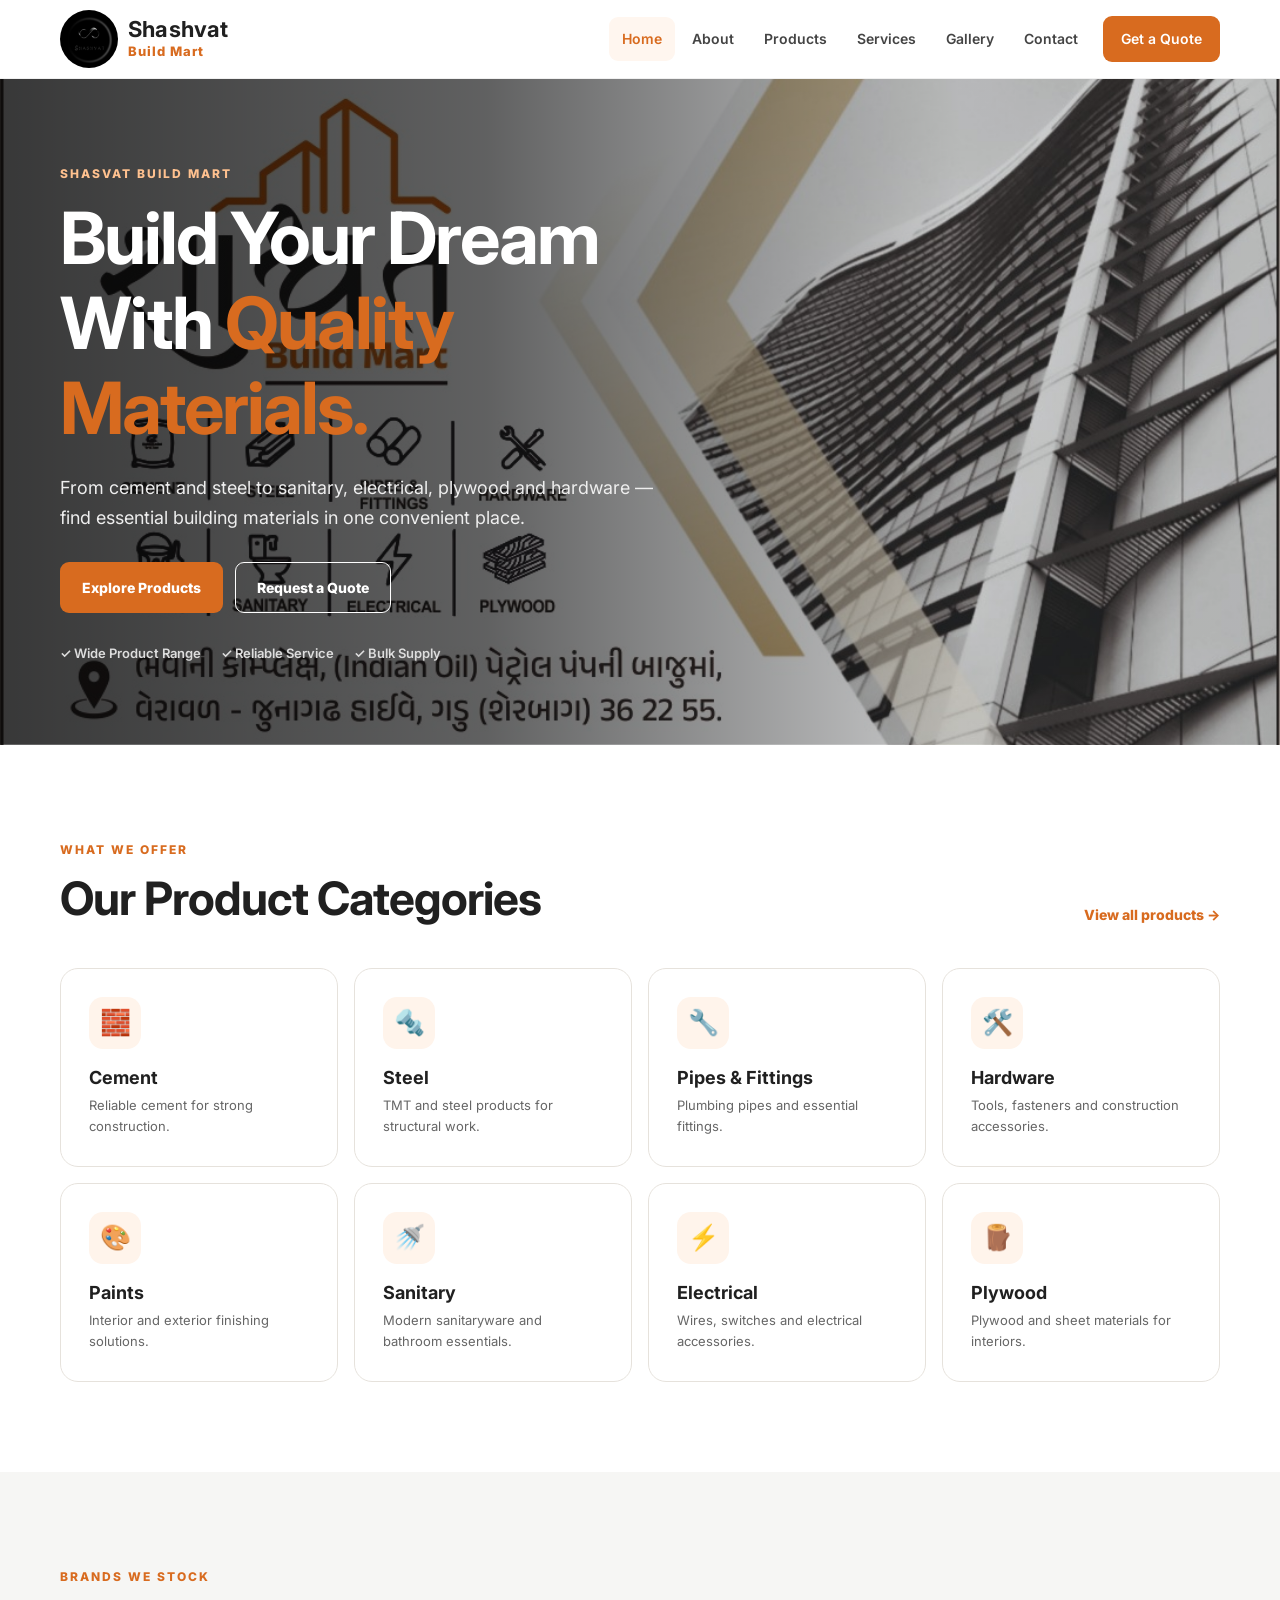
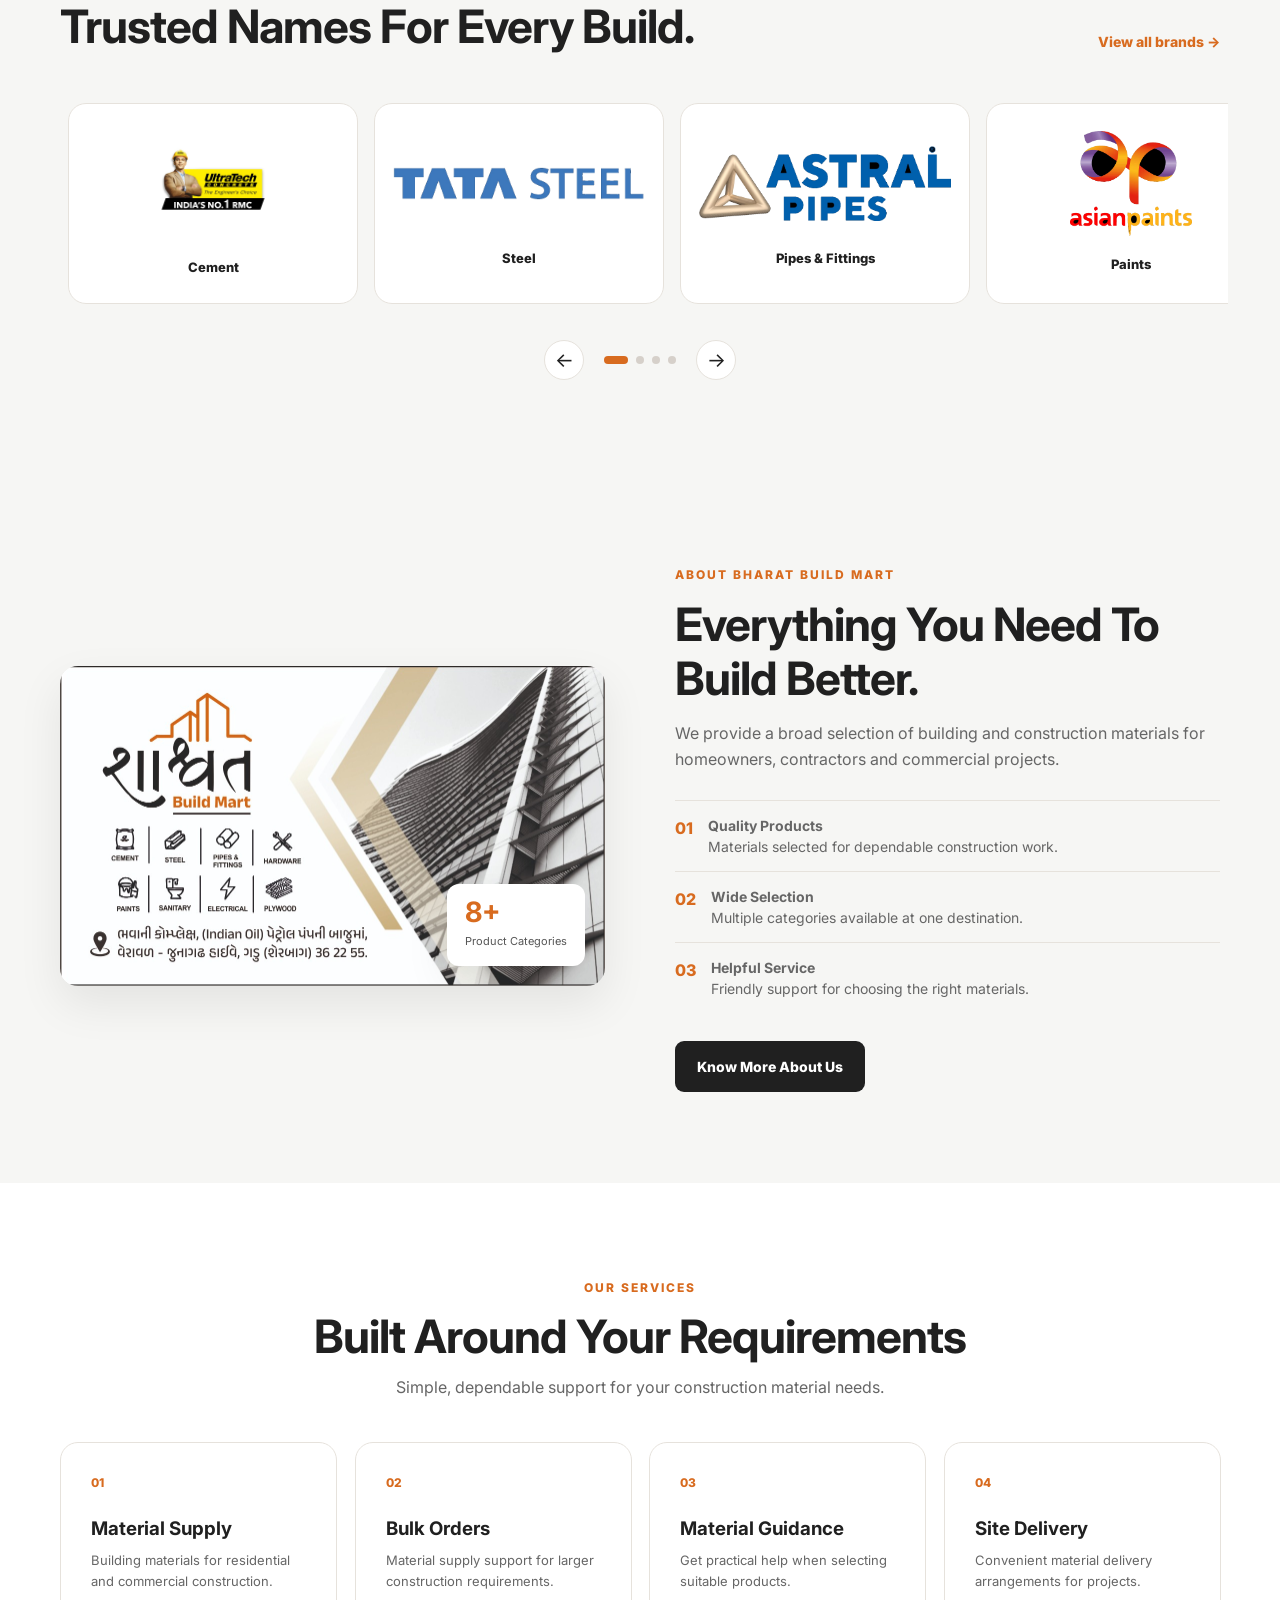
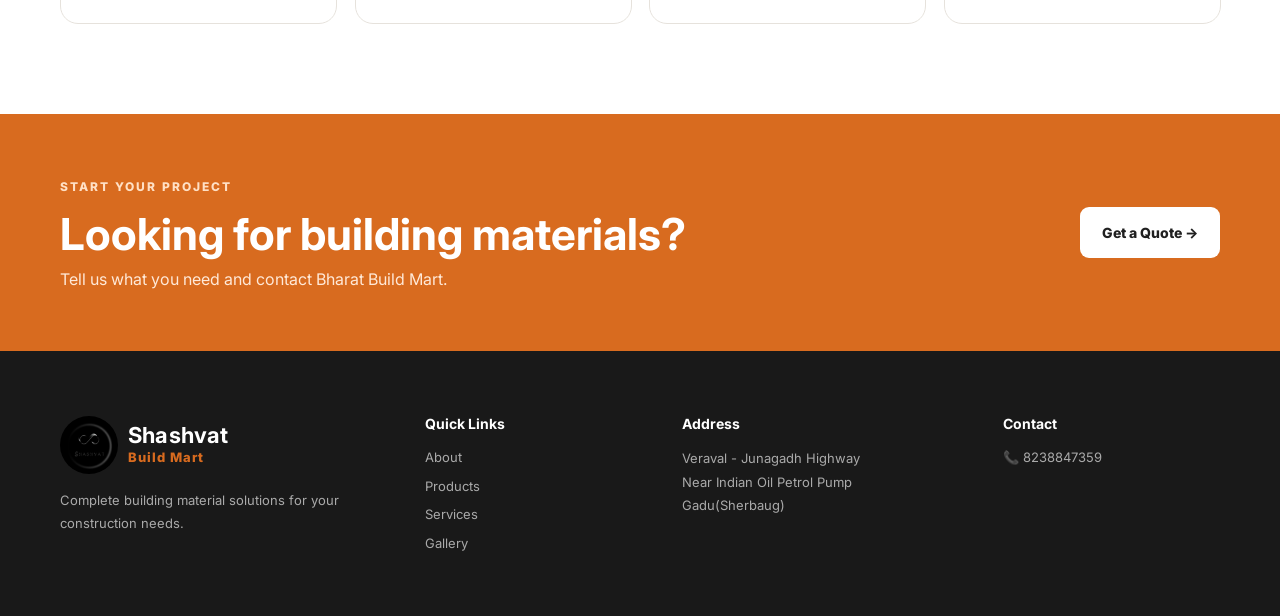
<file: index.html>
<!DOCTYPE html>
<html lang="en">
<head>
  <meta charset="UTF-8">
  <meta name="viewport" content="width=device-width, initial-scale=1.0">
  <meta name="description" content="Bharat Build Mart - Complete building material solutions in Veraval.">
  <title>શાશ્વત Build Mart | Building Materials</title>
  <link rel="preconnect" href="https://fonts.googleapis.com">
  <link rel="preconnect" href="https://fonts.gstatic.com" crossorigin>
  <link href="https://fonts.googleapis.com/css2?family=Inter:wght@400;500;600;700;800&family=Noto+Sans+Gujarati:wght@400;500;600;700&display=swap" rel="stylesheet">
  <link rel="stylesheet" href="css/style.css">
</head>
<body>
  <!-- <div class="topbar">
    <div class="container topbar-inner">
      <span>Quality Building Materials Under One Roof</span>
      <a href="tel:+91362255">Call: 36 22 55</a>
    </div>
  </div> -->

  <header class="header" id="home">
    <div class="container nav-wrap">
      <a class="brand" href="index.html">
        <img class="brand-logo" src="images/image copy 4.png" alt="Shashvat logo">
        <span class="brand-name"><strong>Shashvat</strong><small>Build Mart</small></span>
      </a>

      <button class="menu-toggle" aria-label="Open menu" aria-expanded="false">
        <span></span><span></span><span></span>
      </button>

      <nav class="nav" id="mainNav">
        <a class="active" href="index.html">Home</a>
        <a href="about.html">About</a>
        <a href="products.html">Products</a>
        <a href="services.html">Services</a>
        <a href="gallery.html">Gallery</a>
        <a href="contact.html">Contact</a>
        <a class="nav-cta" href="contact.html#quote">Get a Quote</a>
      </nav>
    </div>
  </header>

  <main>
    <section class="hero">
      <div class="hero-bg"></div>
      <div class="container hero-content">
        <div class="hero-copy">
          <span class="eyebrow">SHASVAT BUILD MART</span>
          <h1>Build Your Dream With <span>Quality Materials.</span></h1>
          <p>From cement and steel to sanitary, electrical, plywood and hardware — find essential building materials in one convenient place.</p>
          <div class="hero-actions">
            <a class="btn btn-primary" href="products.html">Explore Products</a>
            <a class="btn btn-outline" href="contact.html#quote">Request a Quote</a>
          </div>
          <div class="hero-points">
            <span>✓ Wide Product Range</span>
            <span>✓ Reliable Service</span>
            <span>✓ Bulk Supply</span>
          </div>
        </div>
      </div>
    </section>

    <section class="section categories">
      <div class="container">
        <div class="section-heading">
          <div>
            <span class="eyebrow">WHAT WE OFFER</span>
            <h2>Our Product Categories</h2>
          </div>
          <a class="text-link" href="products.html">View all products →</a>
        </div>

        <div class="category-grid">
          <a class="category-card" href="products.html#cement"><div class="icon">🧱</div><h3>Cement</h3><p>Reliable cement for strong construction.</p></a>
          <a class="category-card" href="products.html#steel"><div class="icon">🔩</div><h3>Steel</h3><p>TMT and steel products for structural work.</p></a>
          <a class="category-card" href="products.html#pipes"><div class="icon">🔧</div><h3>Pipes & Fittings</h3><p>Plumbing pipes and essential fittings.</p></a>
          <a class="category-card" href="products.html#hardware"><div class="icon">🛠️</div><h3>Hardware</h3><p>Tools, fasteners and construction accessories.</p></a>
          <a class="category-card" href="products.html#paints"><div class="icon">🎨</div><h3>Paints</h3><p>Interior and exterior finishing solutions.</p></a>
          <a class="category-card" href="products.html#sanitary"><div class="icon">🚿</div><h3>Sanitary</h3><p>Modern sanitaryware and bathroom essentials.</p></a>
          <a class="category-card" href="products.html#electrical"><div class="icon">⚡</div><h3>Electrical</h3><p>Wires, switches and electrical accessories.</p></a>
          <a class="category-card" href="products.html#plywood"><div class="icon">🪵</div><h3>Plywood</h3><p>Plywood and sheet materials for interiors.</p></a>
        </div>
      </div>
    </section>

    <section class="section brands-section">
      <div class="container">
        <div class="section-heading">
          <div>
            <span class="eyebrow">BRANDS WE STOCK</span>
            <h2>Trusted Names For Every Build.</h2>
          </div>
          <a class="text-link" href="gallery.html">View all brands →</a>
        </div>

        <div class="brand-slider" data-brand-slider>
          <div class="brand-slider-viewport">
            <div class="brand-slider-track">
              <a class="brand-slide" href="products.html#cement" aria-label="View cement products"><img class="cement-logo" src="images/image copy 5.png" alt="UltraTech Cement"><span>Cement</span></a>
              <a class="brand-slide" href="products.html#steel" aria-label="View steel products"><img class="steel-logo" src="images/image copy 3.png" alt="Tata Steel"><span>Steel</span></a>
              <a class="brand-slide" href="products.html#pipes" aria-label="View pipes and fittings"><img class="pipes-logo" src="images/image copy.png" alt="Astral Pipes"><span>Pipes &amp; Fittings</span></a>
              <a class="brand-slide" href="products.html#paints" aria-label="View paint products"><img class="paints-logo" src="images/image copy 2.png" alt="Asian Paints"><span>Paints</span></a>
              <a class="brand-slide" href="products.html#sanitary" aria-label="View sanitary products"><img class="sanitary-logo" src="images/image-1789791035769.png?v=3" alt="Sanitary products"><span>Sanitary</span></a>
              <a class="brand-slide" href="products.html#electrical" aria-label="View electrical products"><img class="electrical-logo" src="images/image copy 6.png?v=1" alt="Electrical products"><span>Electrical</span></a>
              <a class="brand-slide" href="products.html#plywood" aria-label="View plywood products"><img class="plywood-logo" src="images/image copy 7.png?v=1" alt="Plywood products"><span>Plywood</span></a>
            </div>
          </div>
          <div class="brand-slider-controls">
            <button class="slider-button" type="button" data-slider-prev aria-label="Previous brands">←</button>
            <div class="slider-dots" data-slider-dots aria-label="Choose a brand slide"></div>
            <button class="slider-button" type="button" data-slider-next aria-label="Next brands">→</button>
          </div>
        </div>
      </div>
    </section>

    <section class="section about-preview">
      <div class="container two-col">
        <div class="image-card">
          <img src="images/bharat-build-mart-ad.jpg" alt="Bharat Build Mart advertisement">
          <div class="image-badge"><strong>8+</strong><span>Product Categories</span></div>
        </div>
        <div class="content-block">
          <span class="eyebrow">ABOUT BHARAT BUILD MART</span>
          <h2>Everything You Need To Build Better.</h2>
          <p>We provide a broad selection of building and construction materials for homeowners, contractors and commercial projects.</p>
          <div class="feature-list">
            <div><span>01</span><p><strong>Quality Products</strong><br>Materials selected for dependable construction work.</p></div>
            <div><span>02</span><p><strong>Wide Selection</strong><br>Multiple categories available at one destination.</p></div>
            <div><span>03</span><p><strong>Helpful Service</strong><br>Friendly support for choosing the right materials.</p></div>
          </div>
          <a class="btn btn-dark" href="about.html">Know More About Us</a>
        </div>
      </div>
    </section>

    <section class="section services-strip">
      <div class="container">
        <div class="section-heading centered">
          <span class="eyebrow">OUR SERVICES</span>
          <h2>Built Around Your Requirements</h2>
          <p>Simple, dependable support for your construction material needs.</p>
        </div>
        <div class="service-grid">
          <div class="service-card"><div class="service-number">01</div><h3>Material Supply</h3><p>Building materials for residential and commercial construction.</p></div>
          <div class="service-card"><div class="service-number">02</div><h3>Bulk Orders</h3><p>Material supply support for larger construction requirements.</p></div>
          <div class="service-card"><div class="service-number">03</div><h3>Material Guidance</h3><p>Get practical help when selecting suitable products.</p></div>
          <div class="service-card"><div class="service-number">04</div><h3>Site Delivery</h3><p>Convenient material delivery arrangements for projects.</p></div>
        </div>
      </div>
    </section>

    <section class="cta-section">
      <div class="container cta-inner">
        <div><span class="eyebrow">START YOUR PROJECT</span><h2>Looking for building materials?</h2><p>Tell us what you need and contact Bharat Build Mart.</p></div>
        <a class="btn btn-light" href="contact.html#quote">Get a Quote →</a>
      </div>
    </section>
  </main>

  <footer class="footer">
    <div class="container footer-grid">
      <div>
        <a class="brand footer-brand" href="index.html"><img class="brand-logo" src="images/image copy 4.png" alt="Shashvat logo"><span class="brand-name"><strong>Shashvat</strong><small>Build Mart</small></span></a>
        <p>Complete building material solutions for your construction needs.</p>
      </div>
      <div><h4>Quick Links</h4><a href="about.html">About</a><a href="products.html">Products</a><a href="services.html">Services</a><a href="gallery.html">Gallery</a></div>
      <div><h4>Address</h4><p>Veraval - Junagadh Highway</p><p>Near Indian Oil Petrol Pump</p><p>Gadu(Sherbaug)</p></div>
      <div><h4>Contact</h4><a href="tel:+918238847359">📞 8238847359</a></div>
    </div>
    <!-- <div class="footer-bottom"><div class="container">© <span id="year"></span> શાશ્વત Build Mart. All Rights Reserved.</div></div> -->
  </footer>

  <button class="back-top" id="backTop" aria-label="Back to top">↑</button>
  <script src="js/script.js"></script>
</body>
</html>
</file>
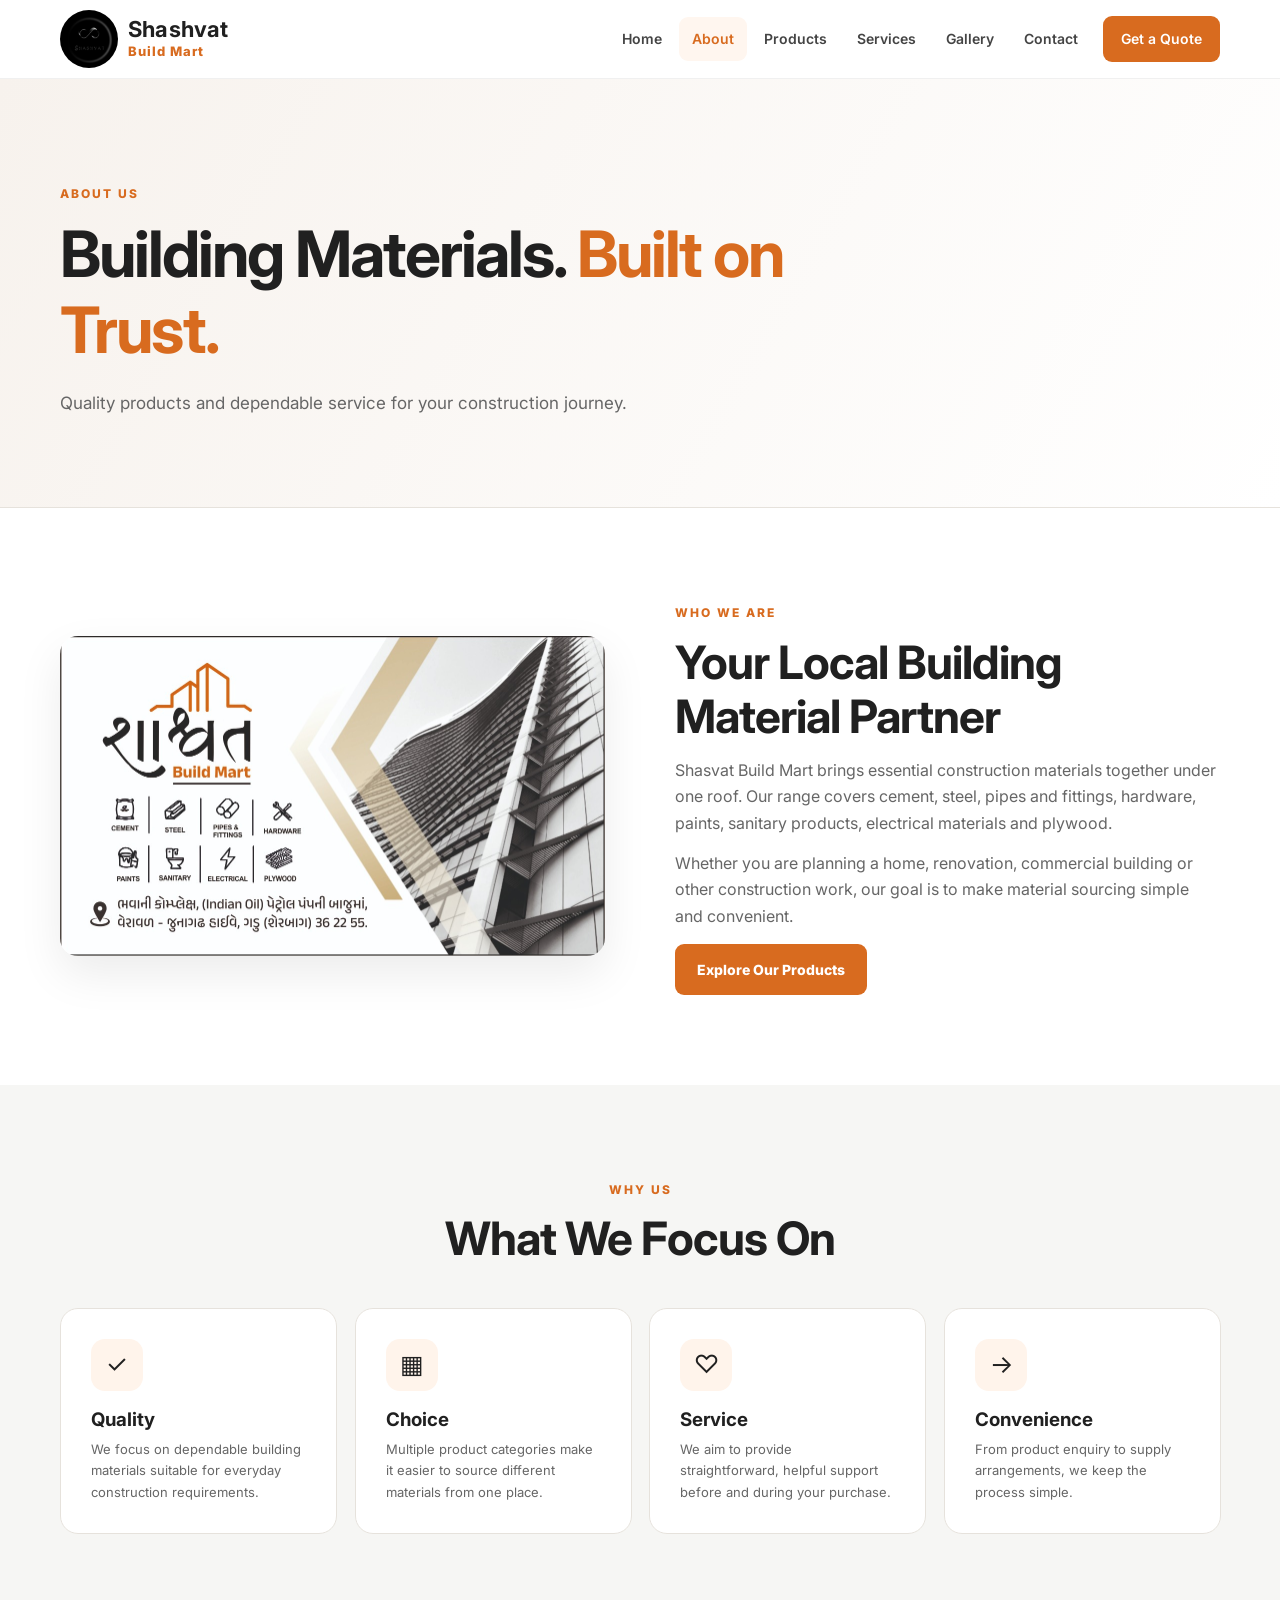
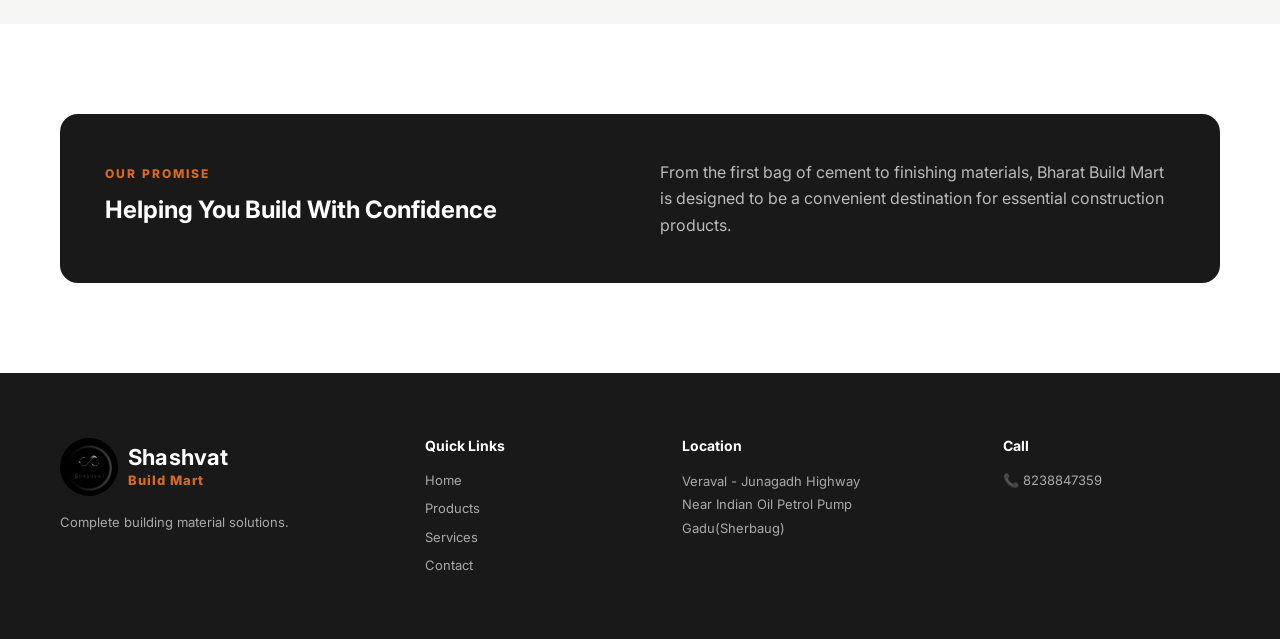
<file: about.html>
<!DOCTYPE html>
<html lang="en">
<head>
  <meta charset="UTF-8"><meta name="viewport" content="width=device-width, initial-scale=1.0">
  <title>About Us | શાશ્વત Build Mart</title>
  <link rel="preconnect" href="https://fonts.googleapis.com"><link rel="preconnect" href="https://fonts.gstatic.com" crossorigin>
  <link href="https://fonts.googleapis.com/css2?family=Inter:wght@400;500;600;700;800&family=Noto+Sans+Gujarati:wght@400;500;600;700&display=swap" rel="stylesheet">
  <link rel="stylesheet" href="css/style.css">
</head>
<body>
  <header class="header"><div class="container nav-wrap">
    <a class="brand" href="index.html"><img class="brand-logo" src="images/image copy 4.png" alt="Shashvat logo"><span class="brand-name"><strong>Shashvat</strong><small>Build Mart</small></span></a>
    <button class="menu-toggle" aria-label="Open menu" aria-expanded="false"><span></span><span></span><span></span></button>
    <nav class="nav" id="mainNav"><a href="index.html">Home</a><a class="active" href="about.html">About</a><a href="products.html">Products</a><a href="services.html">Services</a><a href="gallery.html">Gallery</a><a href="contact.html">Contact</a><a class="nav-cta" href="contact.html#quote">Get a Quote</a></nav>
  </div></header>

  <main>
    <section class="page-hero"><div class="container"><span class="eyebrow">ABOUT US</span><h1>Building Materials. <span>Built on Trust.</span></h1><p>Quality products and dependable service for your construction journey.</p></div></section>

    <section class="section"><div class="container two-col">
      <div class="image-card"><img src="images/bharat-build-mart-ad.jpg" alt="Bharat Build Mart"></div>
      <div class="content-block"><span class="eyebrow">WHO WE ARE</span><h2>Your Local Building Material Partner</h2>
        <p>Shasvat Build Mart brings essential construction materials together under one roof. Our range covers cement, steel, pipes and fittings, hardware, paints, sanitary products, electrical materials and plywood.</p>
        <p>Whether you are planning a home, renovation, commercial building or other construction work, our goal is to make material sourcing simple and convenient.</p>
        <a class="btn btn-primary" href="products.html">Explore Our Products</a>
      </div>
    </div></section>

    <section class="section light-section"><div class="container">
      <div class="section-heading centered"><span class="eyebrow">WHY US</span><h2>What We Focus On</h2></div>
      <div class="value-grid">
        <div class="value-card"><div class="icon">✓</div><h3>Quality</h3><p>We focus on dependable building materials suitable for everyday construction requirements.</p></div>
        <div class="value-card"><div class="icon">▦</div><h3>Choice</h3><p>Multiple product categories make it easier to source different materials from one place.</p></div>
        <div class="value-card"><div class="icon">♡</div><h3>Service</h3><p>We aim to provide straightforward, helpful support before and during your purchase.</p></div>
        <div class="value-card"><div class="icon">→</div><h3>Convenience</h3><p>From product enquiry to supply arrangements, we keep the process simple.</p></div>
      </div>
    </div></section>

    <section class="section"><div class="container story-box"><div><span class="eyebrow">OUR PROMISE</span><h2>Helping You Build With Confidence</h2></div><p>From the first bag of cement to finishing materials, Bharat Build Mart is designed to be a convenient destination for essential construction products.</p></div></section>
  </main>
  <footer class="footer"><div class="container footer-grid">
    <div><a class="brand footer-brand" href="index.html"><img class="brand-logo" src="images/image copy 4.png" alt="Shashvat logo"><span class="brand-name"><strong>Shashvat</strong><small>Build Mart</small></span></a><p>Complete building material solutions.</p></div>
    <div><h4>Quick Links</h4><a href="index.html">Home</a><a href="products.html">Products</a><a href="services.html">Services</a><a href="contact.html">Contact</a></div>
    <div><h4>Location</h4><p>Veraval - Junagadh Highway</p><p>Near Indian Oil Petrol Pump</p><p>Gadu(Sherbaug)</p></div>
    <div><h4>Call</h4><a href="tel:+918238847359">📞 8238847359</a></div>
  <!-- </div><div class="footer-bottom"><div class="container">© <span id="year"></span> શાશ્વત Build Mart. All Rights Reserved.</div></div></footer> -->
  <button class="back-top" id="backTop">↑</button><script src="js/script.js"></script>
</body>
</html>
</file>
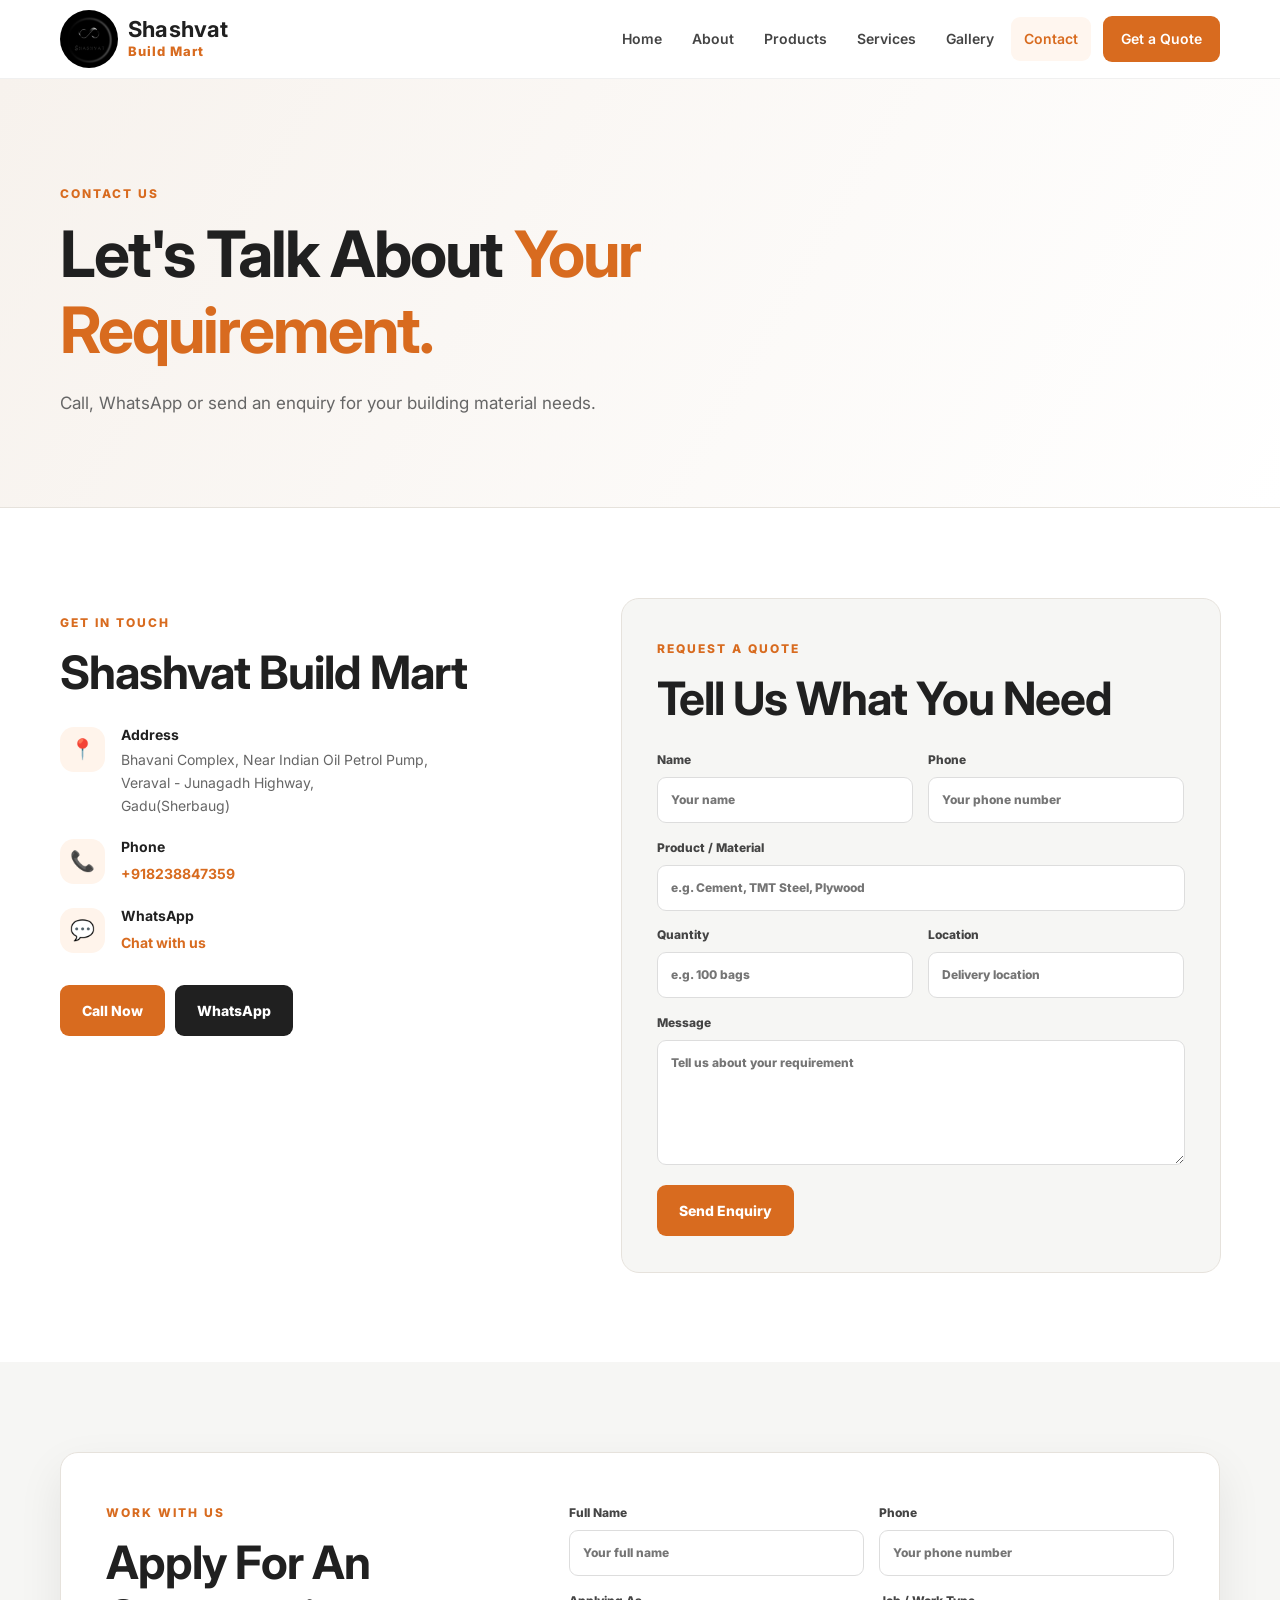
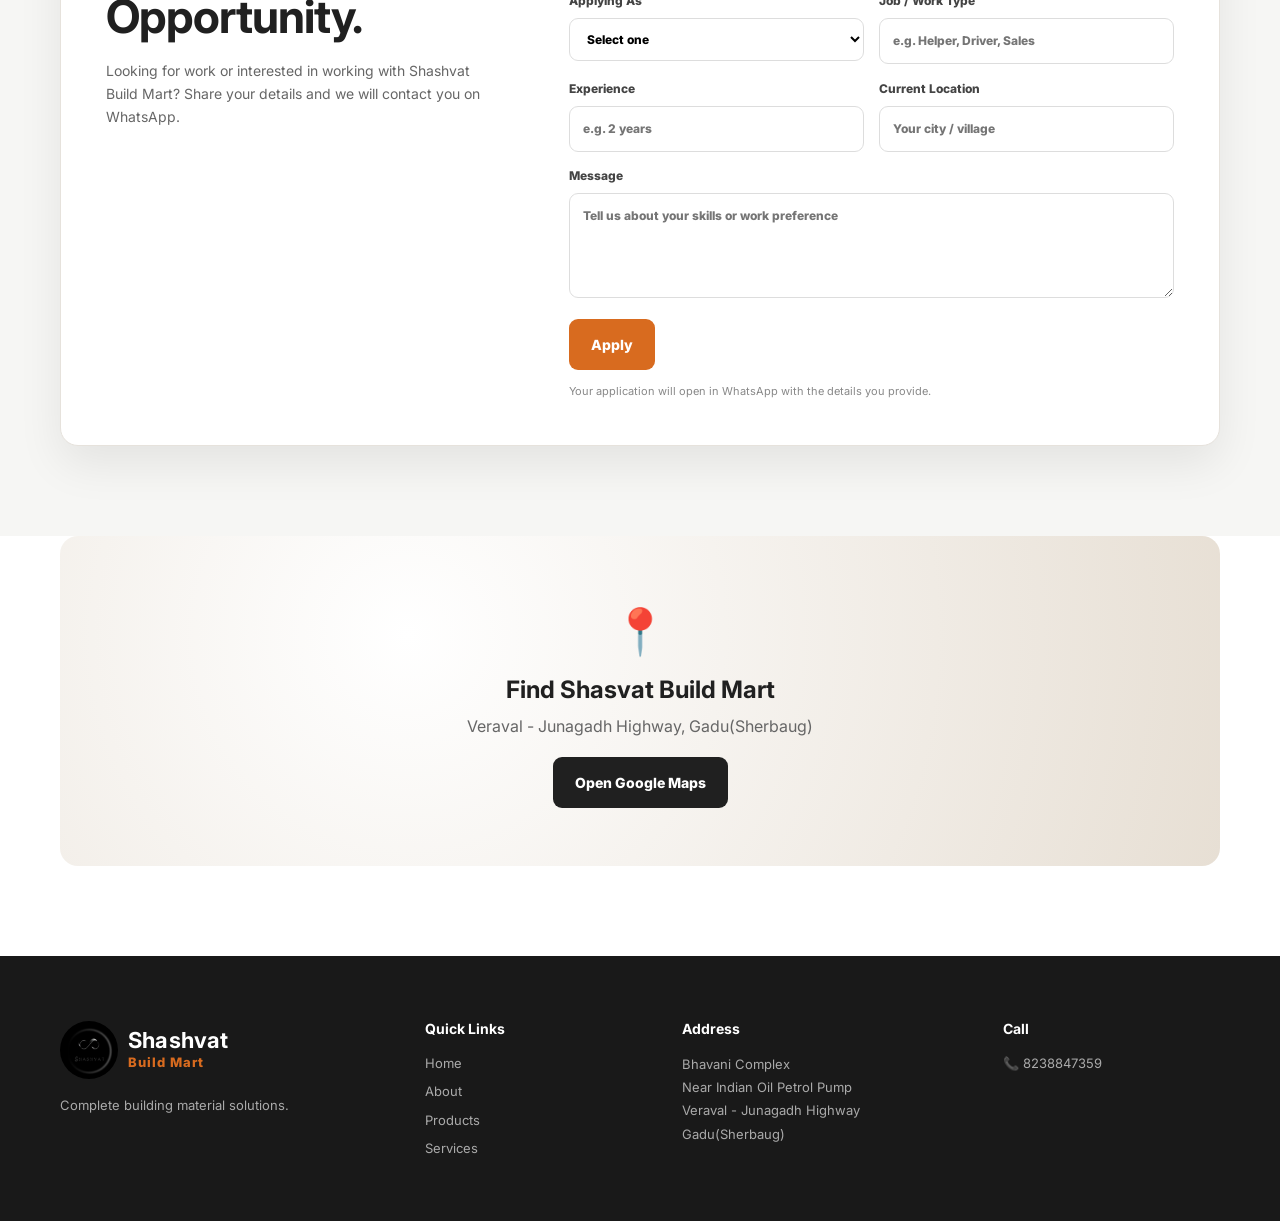
<file: contact.html>
<!DOCTYPE html>
<html lang="en">
<head>
  <meta charset="UTF-8"><meta name="viewport" content="width=device-width, initial-scale=1.0">
  <title>Contact | શાશ્વત Build Mart</title>
  <link rel="preconnect" href="https://fonts.googleapis.com"><link rel="preconnect" href="https://fonts.gstatic.com" crossorigin>
  <link href="https://fonts.googleapis.com/css2?family=Inter:wght@400;500;600;700;800&family=Noto+Sans+Gujarati:wght@400;500;600;700&display=swap" rel="stylesheet">
  <link rel="stylesheet" href="css/style.css">
</head>
<body>
  <header class="header"><div class="container nav-wrap">
    <a class="brand" href="index.html"><img class="brand-logo" src="images/image copy 4.png" alt="Shashvat logo"><span class="brand-name"><strong>Shashvat</strong><small>Build Mart</small></span></a>
    <button class="menu-toggle" aria-label="Open menu" aria-expanded="false"><span></span><span></span><span></span></button>
    <nav class="nav" id="mainNav"><a href="index.html">Home</a><a href="about.html">About</a><a href="products.html">Products</a><a href="services.html">Services</a><a href="gallery.html">Gallery</a><a class="active" href="contact.html">Contact</a><a class="nav-cta" href="#quote">Get a Quote</a></nav>
  </div></header>

  <main>
    <section class="page-hero"><div class="container"><span class="eyebrow">CONTACT US</span><h1>Let's Talk About <span>Your Requirement.</span></h1><p>Call, WhatsApp or send an enquiry for your building material needs.</p></div></section>

    <section class="section"><div class="container contact-grid">
      <div class="contact-info">
        <span class="eyebrow">GET IN TOUCH</span><h2>Shashvat Build Mart</h2>
        <div class="contact-item"><div class="icon">📍</div><div><h4>Address</h4><p>Bhavani Complex, Near Indian Oil Petrol Pump,<br>Veraval - Junagadh Highway,<br>Gadu(Sherbaug)</p></div></div>
        <div class="contact-item"><div class="icon">📞</div><div><h4>Phone</h4><a href="tel:+918238847359">+918238847359</a></div></div>
        <div class="contact-item"><div class="icon">💬</div><div><h4>WhatsApp</h4><a href="https://wa.me/8238847359" target="_blank" rel="noopener">Chat with us</a></div></div>
        <div class="contact-actions"><a class="btn btn-primary" href="tel:+918238847359">Call Now</a><a class="btn btn-dark" href="https://wa.me/8238847359" target="_blank" rel="noopener">WhatsApp</a></div>
      </div>

      <div class="quote-box" id="quote">
        <span class="eyebrow">REQUEST A QUOTE</span><h2>Tell Us What You Need</h2>
        <form id="quoteForm">
          <div class="form-row"><label>Name<input type="text" name="name" placeholder="Your name" required></label><label>Phone<input type="tel" name="phone" placeholder="Your phone number" required></label></div>
          <label>Product / Material<input type="text" name="product" placeholder="e.g. Cement, TMT Steel, Plywood" required></label>
          <div class="form-row"><label>Quantity<input type="text" name="quantity" placeholder="e.g. 100 bags"></label><label>Location<input type="text" name="location" placeholder="Delivery location"></label></div>
          <label>Message<textarea name="message" rows="5" placeholder="Tell us about your requirement"></textarea></label>
          <button class="btn btn-primary" type="submit">Send Enquiry</button>
          <!-- <p class="form-note">This is a static website. Submitting opens WhatsApp with your enquiry; no data is stored on a server.</p> -->
        </form>
      </div>
    </div></section>

    <section class="section light-section" id="job-apply">
      <div class="container">
        <div class="job-application-box">
          <div class="job-application-intro">
            <span class="eyebrow">WORK WITH US</span>
            <h2>Apply For An Opportunity.</h2>
            <p>Looking for work or interested in working with Shashvat Build Mart? Share your details and we will contact you on WhatsApp.</p>
          </div>
          <form id="jobForm">
            <div class="form-row"><label>Full Name<input type="text" name="name" placeholder="Your full name" required></label><label>Phone<input type="tel" name="phone" placeholder="Your phone number" required></label></div>
            <div class="form-row"><label>Applying As<select name="applicantType" required><option value="" selected disabled>Select one</option><option value="Worker">Worker</option><option value="Self Person">Self Person</option></select></label><label>Job / Work Type<input type="text" name="workType" placeholder="e.g. Helper, Driver, Sales" required></label></div>
            <div class="form-row"><label>Experience<input type="text" name="experience" placeholder="e.g. 2 years"></label><label>Current Location<input type="text" name="location" placeholder="Your city / village"></label></div>
            <label>Message<textarea name="message" rows="4" placeholder="Tell us about your skills or work preference"></textarea></label>
            <button class="btn btn-primary" type="submit">Apply</button>
            <p class="form-note">Your application will open in WhatsApp with the details you provide.</p>
          </form>
        </div>
      </div>
    </section>
    
    <!-- Map Section -->
    <section class="map-section"><div class="container"><div class="map-card"><div class="map-placeholder"><div class="map-pin">📍</div><h2>Find Shasvat Build Mart</h2><p>Veraval - Junagadh Highway, Gadu(Sherbaug)</p><a class="btn btn-dark" href="https://www.google.com/maps/search/?api=1&query=શાશ્વત+Build+Mart+Gadu+Sherbaug+Veraval+Junagadh+Highway" target="_blank" rel="noopener">Open Google Maps</a></div></div></div></section>
  </main>

  <footer class="footer"><div class="container footer-grid">
    <div><a class="brand footer-brand" href="index.html"><img class="brand-logo" src="images/image copy 4.png" alt="Shashvat logo"><span class="brand-name"><strong>Shashvat</strong><small>Build Mart</small></span></a><p>Complete building material solutions.</p></div>
    <div><h4>Quick Links</h4><a href="index.html">Home</a><a href="about.html">About</a><a href="products.html">Products</a><a href="services.html">Services</a></div>
    <div><h4>Address</h4><p>Bhavani Complex</p><p>Near Indian Oil Petrol Pump</p><p>Veraval - Junagadh Highway</p><p>Gadu(Sherbaug)</p></div>
    <div><h4>Call</h4><a href="tel:8238847359">📞 8238847359</a></div>
  <!-- </div><div class="footer-bottom"><div class="container">© <span id="year"></span> શાશ્વત Build Mart. All Rights Reserved.</div></div></footer> -->
  <button class="back-top" id="backTop">↑</button><script src="js/script.js"></script>
</body>
</html>
</file>
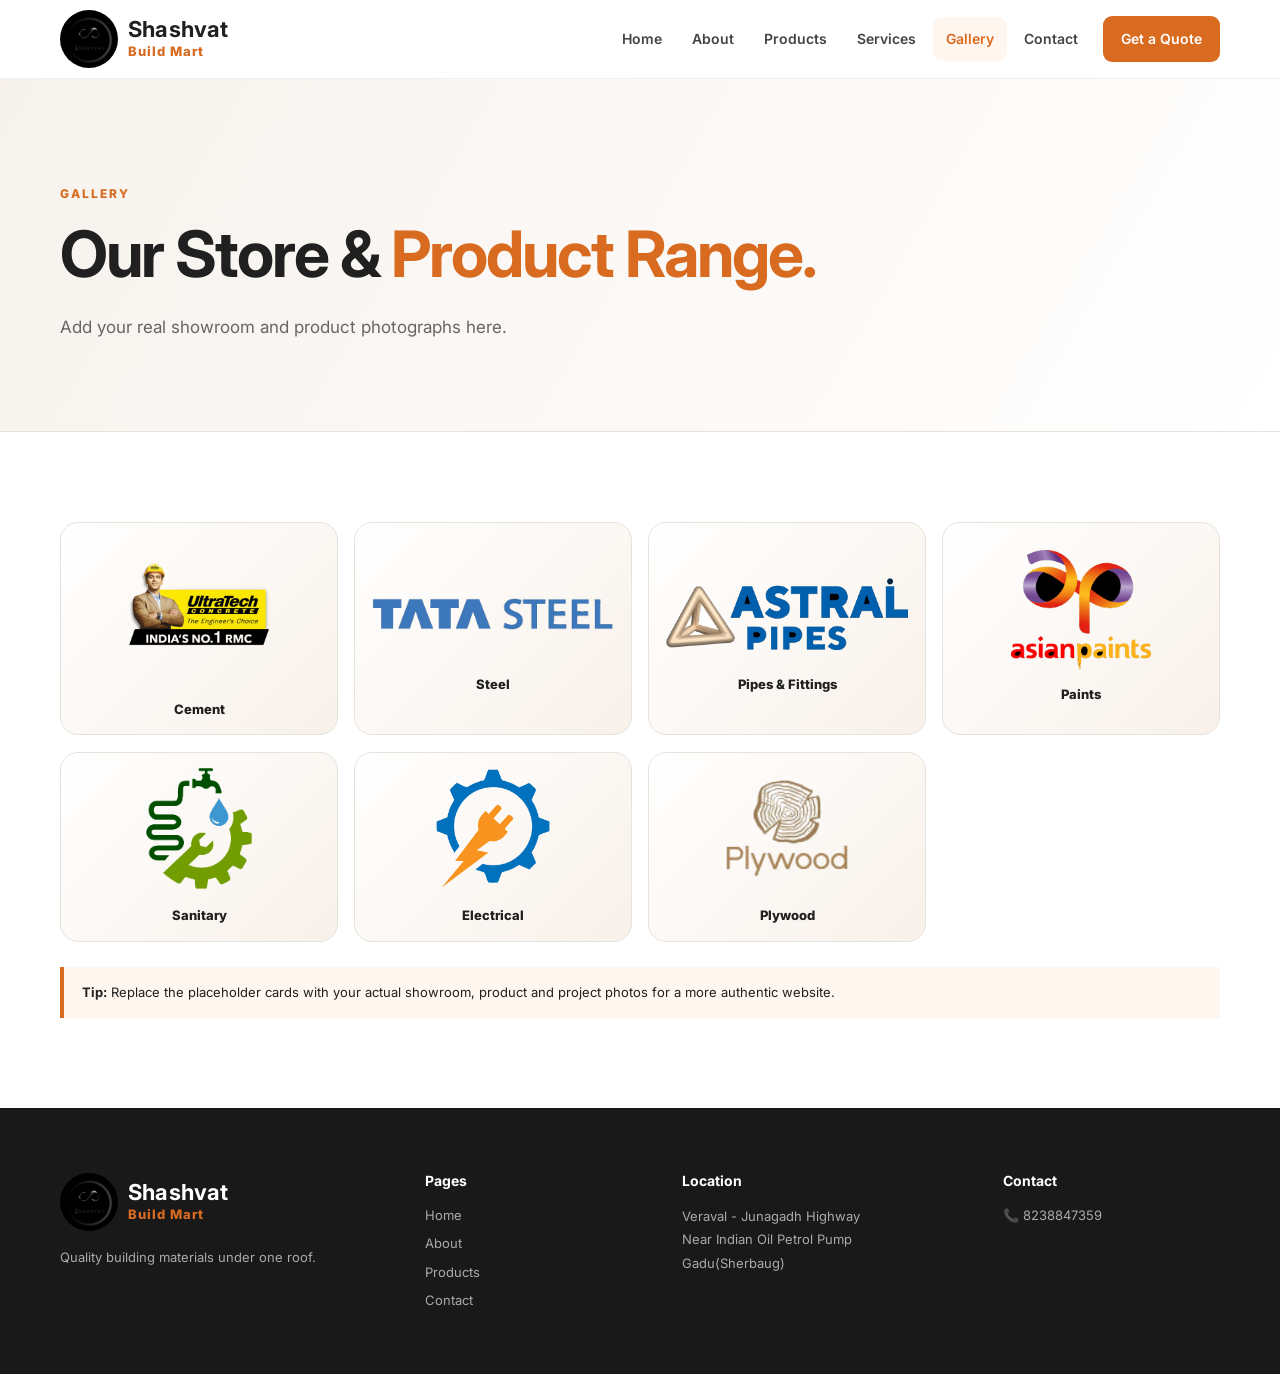
<file: gallery.html>
<!DOCTYPE html>
<html lang="en">
<head>
  <meta charset="UTF-8"><meta name="viewport" content="width=device-width, initial-scale=1.0">
  <title>Gallery | શાશ્વત Build Mart</title>
  <link rel="preconnect" href="https://fonts.googleapis.com"><link rel="preconnect" href="https://fonts.gstatic.com" crossorigin>
  <link href="https://fonts.googleapis.com/css2?family=Inter:wght@400;500;600;700;800&family=Noto+Sans+Gujarati:wght@400;500;600;700&display=swap" rel="stylesheet">
  <link rel="stylesheet" href="css/style.css">
</head>
<body>
  <header class="header"><div class="container nav-wrap">
    <a class="brand" href="index.html"><img class="brand-logo" src="images/image copy 4.png" alt="Shashvat logo"><span class="brand-name"><strong>Shashvat</strong><small>Build Mart</small></span></a>
    <button class="menu-toggle" aria-label="Open menu" aria-expanded="false"><span></span><span></span><span></span></button>
    <nav class="nav" id="mainNav"><a href="index.html">Home</a><a href="about.html">About</a><a href="products.html">Products</a><a href="services.html">Services</a><a class="active" href="gallery.html">Gallery</a><a href="contact.html">Contact</a><a class="nav-cta" href="contact.html#quote">Get a Quote</a></nav>
  </div></header>

  <main>
    <section class="page-hero"><div class="container"><span class="eyebrow">GALLERY</span><h1>Our Store & <span>Product Range.</span></h1><p>Add your real showroom and product photographs here.</p></div></section>
    <section class="section"><div class="container">
      <div class="gallery-grid">
        
        <figure class="gallery-placeholder"><img class="cement-logo" src="images/image copy 5.png" alt="UltraTech Cement logo"><figcaption>Cement</figcaption></figure>
        <figure class="gallery-placeholder"><img class="steel-logo" src="images/image copy 3.png" alt="Tata Steel logo"><figcaption>Steel</figcaption></figure>
        <figure class="gallery-placeholder"><img class="pipes-logo" src="images/image copy.png" alt="Astral Pipes logo"><figcaption>Pipes &amp; Fittings</figcaption></figure>
        <figure class="gallery-placeholder"><img class="paints-logo" src="images/image copy 2.png" alt="Asian Paints logo"><figcaption>Paints</figcaption></figure>
        <figure class="gallery-placeholder"><img class="sanitary-logo" src="images/image-1789791035769.png?v=3" alt="Sanitary plumbing and fittings logo"><figcaption>Sanitary</figcaption></figure>
        <figure class="gallery-placeholder"><img class="electrical-logo" src="images/image copy 6.png?v=1" alt="Electrical services logo"><figcaption>Electrical</figcaption></figure>
        <figure class="gallery-placeholder"><img class="plywood-logo" src="images/image copy 7.png?v=1" alt="Plywood logo"><figcaption>Plywood</figcaption></figure>
      </div>
      <div class="gallery-note"><strong>Tip:</strong> Replace the placeholder cards with your actual showroom, product and project photos for a more authentic website.</div>
    </div></section>
  </main>
  <footer class="footer"><div class="container footer-grid">
    <div><a class="brand footer-brand" href="index.html"><img class="brand-logo" src="images/image copy 4.png" alt="Shashvat logo"><span class="brand-name"><strong>Shashvat</strong><small>Build Mart</small></span></a><p>Quality building materials under one roof.</p></div>
    <div><h4>Pages</h4><a href="index.html">Home</a><a href="about.html">About</a><a href="products.html">Products</a><a href="contact.html">Contact</a></div>
    <div><h4>Location</h4><p>Veraval - Junagadh Highway</p><p>Near Indian Oil Petrol Pump</p><p>Gadu(Sherbaug)</p></div>
    <div><h4>Contact</h4><a href="tel:+918238847359">📞 8238847359</a></div>
  <!-- </div><div class="footer-bottom"><div class="container">© <span id="year"></span> શાશ્વત Build Mart. All Rights Reserved.</div></div></footer> -->
  <button class="back-top" id="backTop">↑</button><script src="js/script.js"></script>
</body>
</html>
</file>
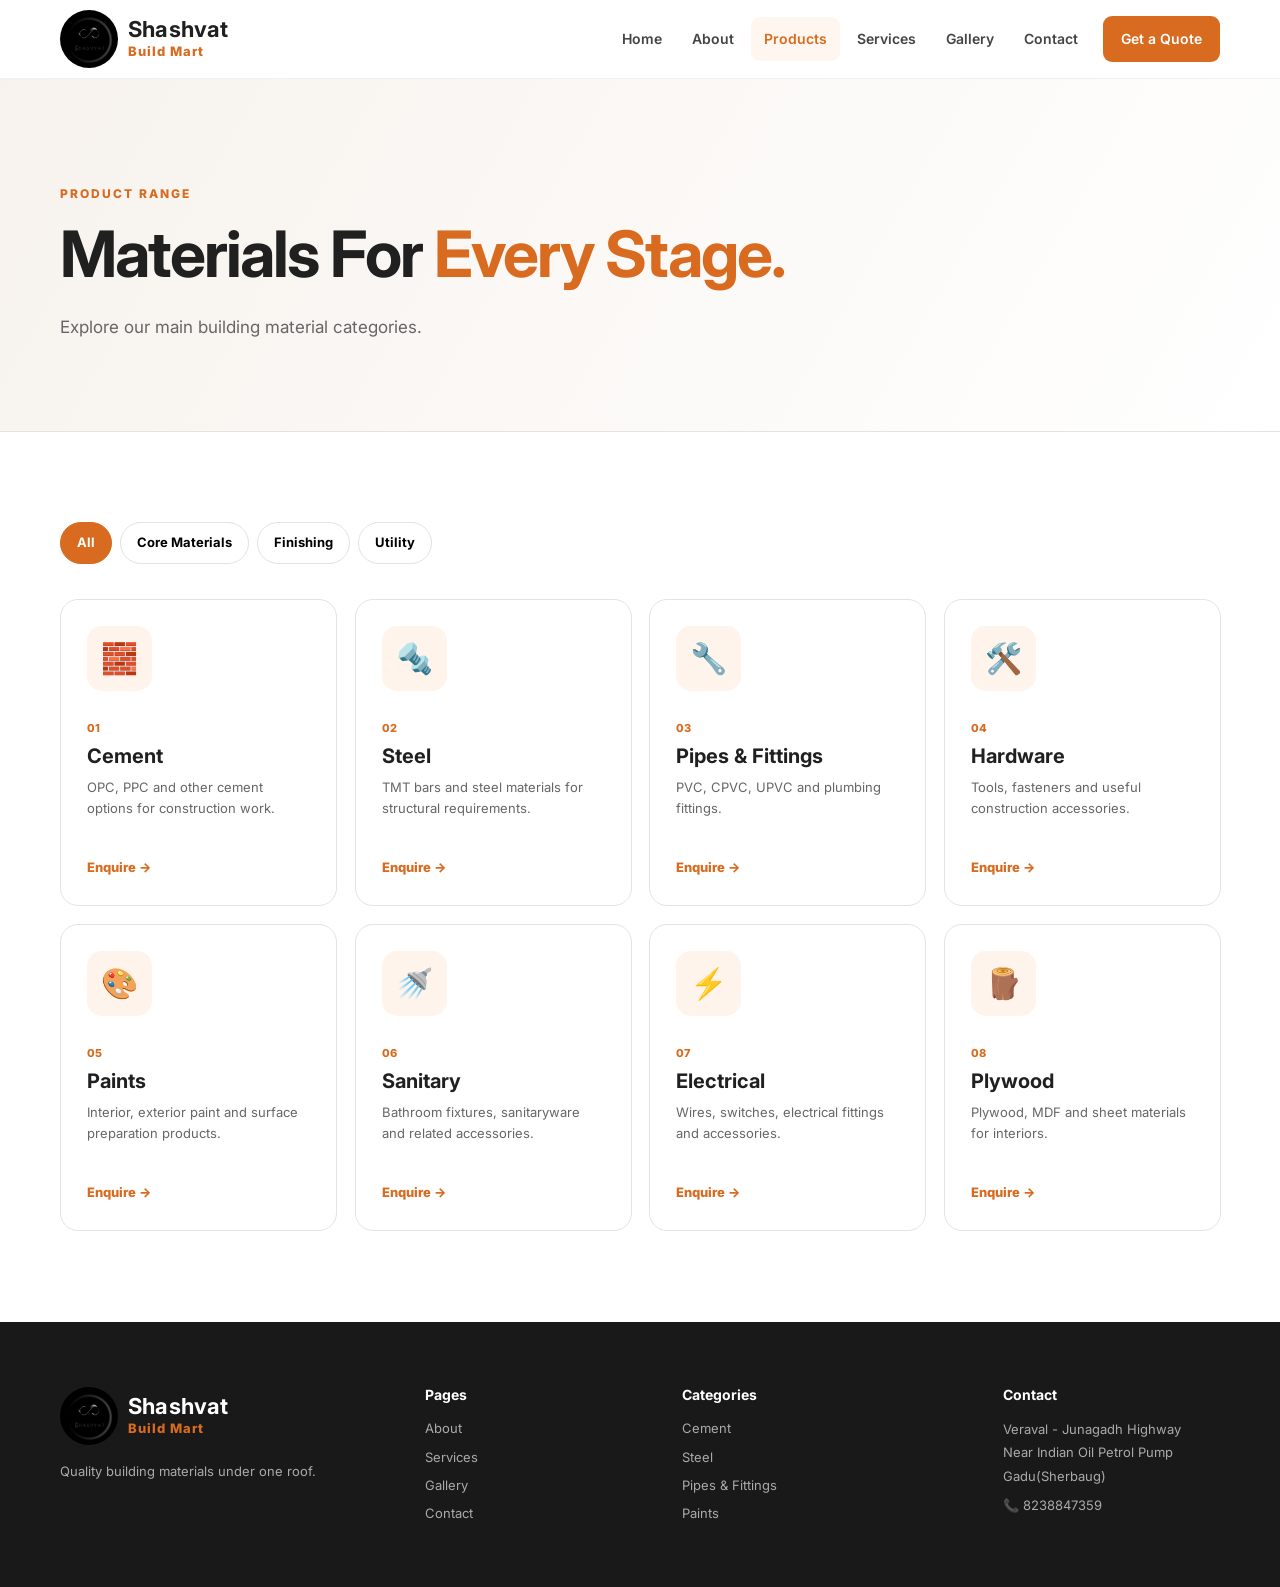
<file: products.html>
<!DOCTYPE html>
<html lang="en">
<head>
  <meta charset="UTF-8"><meta name="viewport" content="width=device-width, initial-scale=1.0">
  <title>Products | શાશ્વત Build Mart</title>
  <link rel="preconnect" href="https://fonts.googleapis.com"><link rel="preconnect" href="https://fonts.gstatic.com" crossorigin>
  <link href="https://fonts.googleapis.com/css2?family=Inter:wght@400;500;600;700;800&family=Noto+Sans+Gujarati:wght@400;500;600;700&display=swap" rel="stylesheet">
  <link rel="stylesheet" href="css/style.css">
</head>
<body>
  <header class="header"><div class="container nav-wrap">
    <a class="brand" href="index.html"><img class="brand-logo" src="images/image copy 4.png" alt="Shashvat logo"><span class="brand-name"><strong>Shashvat</strong><small>Build Mart</small></span></a>
    <button class="menu-toggle" aria-label="Open menu" aria-expanded="false"><span></span><span></span><span></span></button>
    <nav class="nav" id="mainNav"><a href="index.html">Home</a><a href="about.html">About</a><a class="active" href="products.html">Products</a><a href="services.html">Services</a><a href="gallery.html">Gallery</a><a href="contact.html">Contact</a><a class="nav-cta" href="contact.html#quote">Get a Quote</a></nav>
  </div></header>

  <main>
    <section class="page-hero"><div class="container"><span class="eyebrow">PRODUCT RANGE</span><h1>Materials For <span>Every Stage.</span></h1><p>Explore our main building material categories.</p></div></section>

    <section class="section"><div class="container">
      <div class="product-filter" role="tablist">
        <button class="filter-btn active" data-filter="all">All</button>
        <button class="filter-btn" data-filter="core">Core Materials</button>
        <button class="filter-btn" data-filter="finish">Finishing</button>
        <button class="filter-btn" data-filter="utility">Utility</button>
      </div>
      <div class="product-grid">
        <article class="product-card" id="cement" data-category="core"><div class="product-icon">🧱</div><span>01</span><h3>Cement</h3><p>OPC, PPC and other cement options for construction work.</p><a href="contact.html#quote">Enquire →</a></article>
        <article class="product-card" id="steel" data-category="core"><div class="product-icon">🔩</div><span>02</span><h3>Steel</h3><p>TMT bars and steel materials for structural requirements.</p><a href="contact.html#quote">Enquire →</a></article>
        <article class="product-card" id="pipes" data-category="utility"><div class="product-icon">🔧</div><span>03</span><h3>Pipes & Fittings</h3><p>PVC, CPVC, UPVC and plumbing fittings.</p><a href="contact.html#quote">Enquire →</a></article>
        <article class="product-card" id="hardware" data-category="utility"><div class="product-icon">🛠️</div><span>04</span><h3>Hardware</h3><p>Tools, fasteners and useful construction accessories.</p><a href="contact.html#quote">Enquire →</a></article>
        <article class="product-card" id="paints" data-category="finish"><div class="product-icon">🎨</div><span>05</span><h3>Paints</h3><p>Interior, exterior paint and surface preparation products.</p><a href="contact.html#quote">Enquire →</a></article>
        <article class="product-card" id="sanitary" data-category="finish"><div class="product-icon">🚿</div><span>06</span><h3>Sanitary</h3><p>Bathroom fixtures, sanitaryware and related accessories.</p><a href="contact.html#quote">Enquire →</a></article>
        <article class="product-card" id="electrical" data-category="utility"><div class="product-icon">⚡</div><span>07</span><h3>Electrical</h3><p>Wires, switches, electrical fittings and accessories.</p><a href="contact.html#quote">Enquire →</a></article>
        <article class="product-card" id="plywood" data-category="finish"><div class="product-icon">🪵</div><span>08</span><h3>Plywood</h3><p>Plywood, MDF and sheet materials for interiors.</p><a href="contact.html#quote">Enquire →</a></article>
      </div>
    </div></section>
  </main>
  <footer class="footer"><div class="container footer-grid">
    <div><a class="brand footer-brand" href="index.html"><img class="brand-logo" src="images/image copy 4.png" alt="Shashvat logo"><span class="brand-name"><strong>Shashvat</strong><small>Build Mart</small></span></a><p>Quality building materials under one roof.</p></div>
    <div><h4>Pages</h4><a href="about.html">About</a><a href="services.html">Services</a><a href="gallery.html">Gallery</a><a href="contact.html">Contact</a></div>
    <div><h4>Categories</h4><a href="#cement">Cement</a><a href="#steel">Steel</a><a href="#pipes">Pipes & Fittings</a><a href="#paints">Paints</a></div>
    <div><h4>Contact</h4><p>Veraval - Junagadh Highway</p><p>Near Indian Oil Petrol Pump</p><p>Gadu(Sherbaug)</p><a href="tel:+918238847359">📞 8238847359</a></div>
  <!-- </div><div class="footer-bottom"><div class="container">© <span id="year"></span> શાશ્વત Build Mart. All Rights Reserved.</div></div></footer> -->
  <button class="back-top" id="backTop">↑</button><script src="js/script.js"></script>
</body>
</html>
</file>
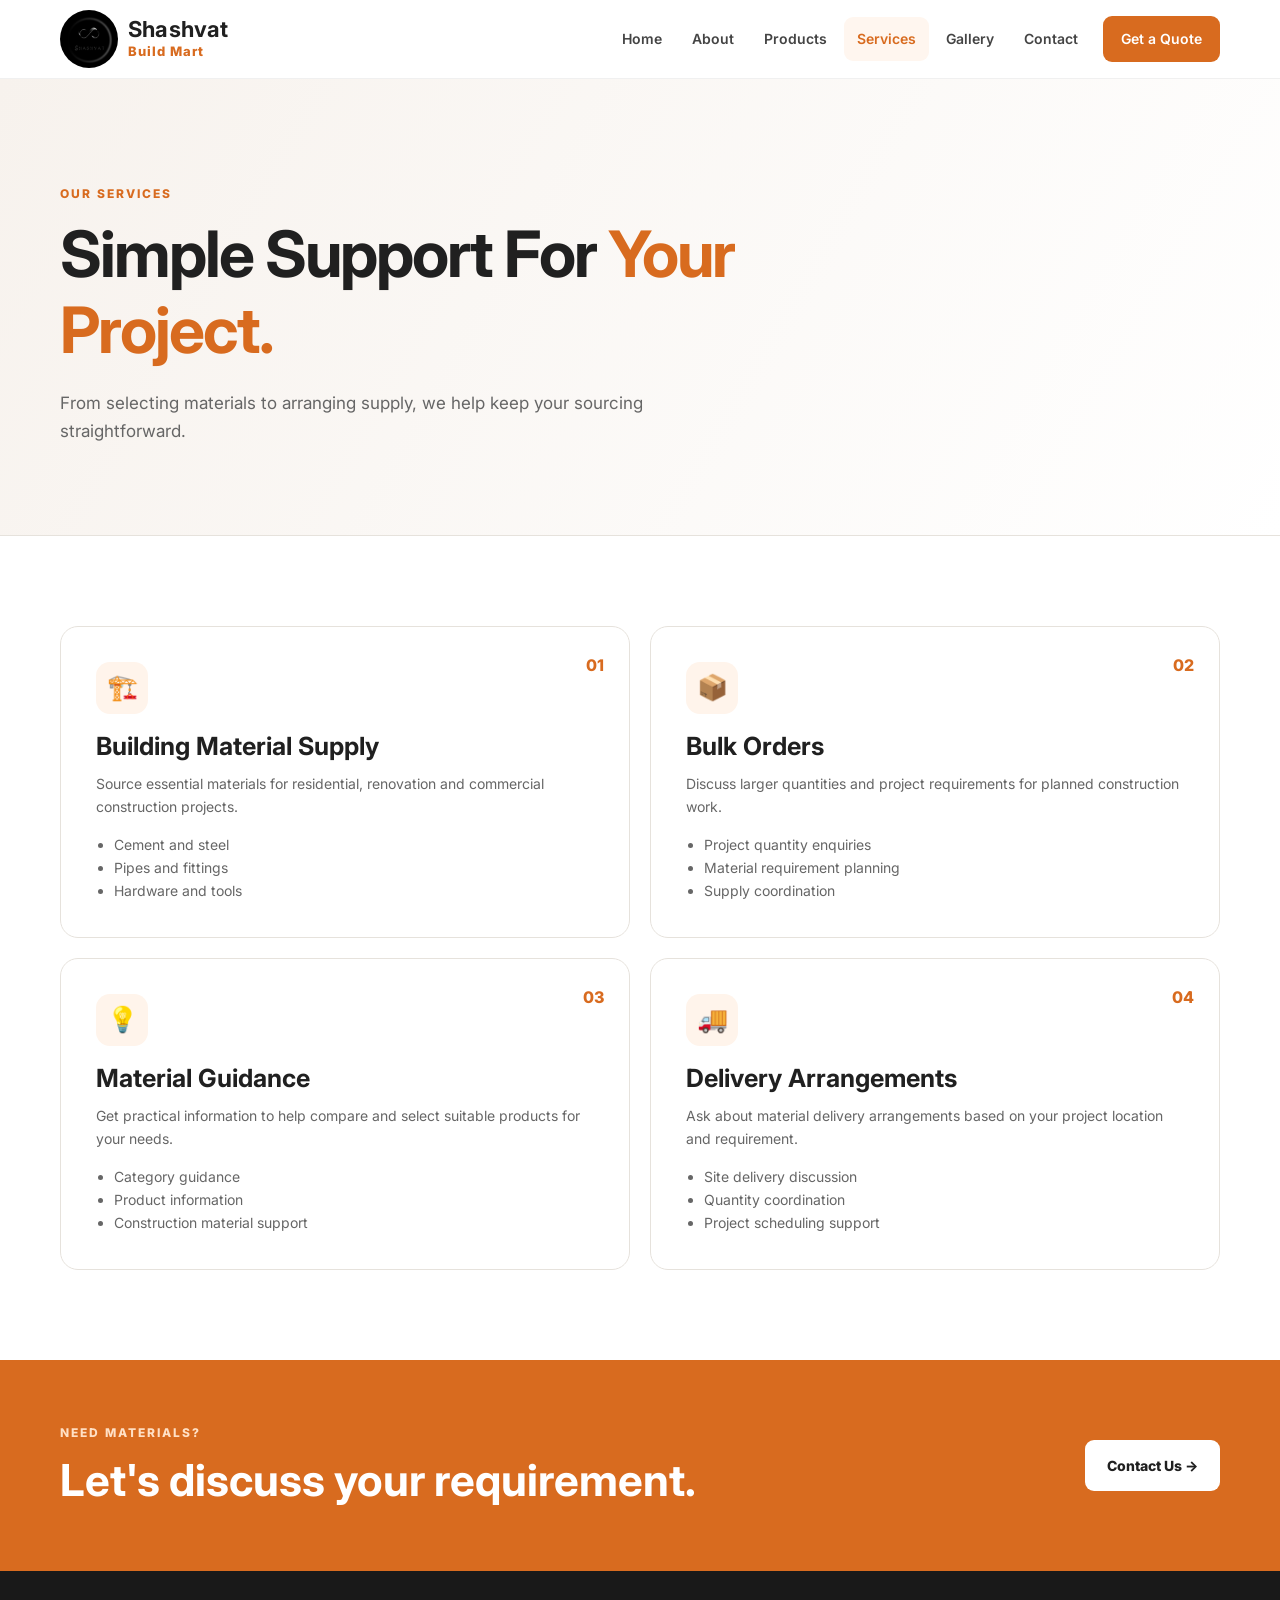
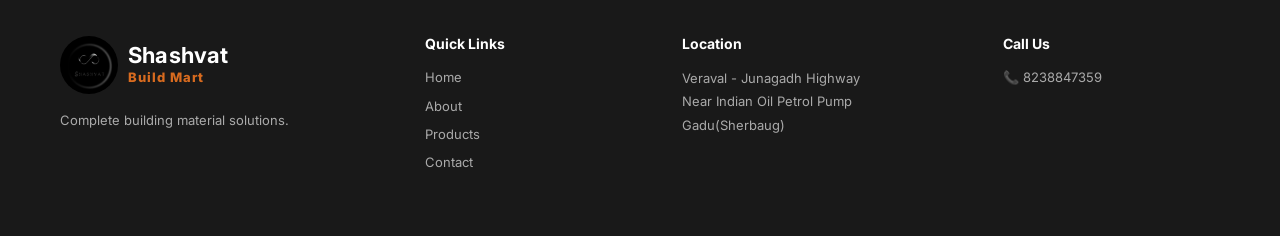
<file: services.html>
<!DOCTYPE html>
<html lang="en">
<head>
  <meta charset="UTF-8"><meta name="viewport" content="width=device-width, initial-scale=1.0">
  <title>Services | શાશ્વત Build Mart</title>
  <link rel="preconnect" href="https://fonts.googleapis.com"><link rel="preconnect" href="https://fonts.gstatic.com" crossorigin>
  <link href="https://fonts.googleapis.com/css2?family=Inter:wght@400;500;600;700;800&family=Noto+Sans+Gujarati:wght@400;500;600;700&display=swap" rel="stylesheet">
  <link rel="stylesheet" href="css/style.css">
</head>
<body>
  <header class="header"><div class="container nav-wrap">
    <a class="brand" href="index.html"><img class="brand-logo" src="images/image copy 4.png" alt="Shashvat logo"><span class="brand-name"><strong>Shashvat</strong><small>Build Mart</small></span></a>
    <button class="menu-toggle" aria-label="Open menu" aria-expanded="false"><span></span><span></span><span></span></button>
    <nav class="nav" id="mainNav"><a href="index.html">Home</a><a href="about.html">About</a><a href="products.html">Products</a><a class="active" href="services.html">Services</a><a href="gallery.html">Gallery</a><a href="contact.html">Contact</a><a class="nav-cta" href="contact.html#quote">Get a Quote</a></nav>
  </div></header>

  <main>
    <section class="page-hero"><div class="container"><span class="eyebrow">OUR SERVICES</span><h1>Simple Support For <span>Your Project.</span></h1><p>From selecting materials to arranging supply, we help keep your sourcing straightforward.</p></div></section>
    <section class="section"><div class="container service-detail-grid">
      <div class="service-detail"><span>01</span><div class="icon">🏗️</div><h2>Building Material Supply</h2><p>Source essential materials for residential, renovation and commercial construction projects.</p><ul><li>Cement and steel</li><li>Pipes and fittings</li><li>Hardware and tools</li></ul></div>
      <div class="service-detail"><span>02</span><div class="icon">📦</div><h2>Bulk Orders</h2><p>Discuss larger quantities and project requirements for planned construction work.</p><ul><li>Project quantity enquiries</li><li>Material requirement planning</li><li>Supply coordination</li></ul></div>
      <div class="service-detail"><span>03</span><div class="icon">💡</div><h2>Material Guidance</h2><p>Get practical information to help compare and select suitable products for your needs.</p><ul><li>Category guidance</li><li>Product information</li><li>Construction material support</li></ul></div>
      <div class="service-detail"><span>04</span><div class="icon">🚚</div><h2>Delivery Arrangements</h2><p>Ask about material delivery arrangements based on your project location and requirement.</p><ul><li>Site delivery discussion</li><li>Quantity coordination</li><li>Project scheduling support</li></ul></div>
    </div></section>
    <section class="cta-section"><div class="container cta-inner"><div><span class="eyebrow">NEED MATERIALS?</span><h2>Let's discuss your requirement.</h2></div><a class="btn btn-light" href="contact.html#quote">Contact Us →</a></div></section>
  </main>
  <footer class="footer"><div class="container footer-grid">
    <div><a class="brand footer-brand" href="index.html"><img class="brand-logo" src="images/image copy 4.png" alt="Shashvat logo"><span class="brand-name"><strong>Shashvat</strong><small>Build Mart</small></span></a><p>Complete building material solutions.</p></div>
    <div><h4>Quick Links</h4><a href="index.html">Home</a><a href="about.html">About</a><a href="products.html">Products</a><a href="contact.html">Contact</a></div>
    <div><h4>Location</h4><p>Veraval - Junagadh Highway</p><p>Near Indian Oil Petrol Pump</p><p>Gadu(Sherbaug)</p></div>
    <div><h4>Call Us</h4><a href="tel:+918238847359">📞 8238847359</a></div>
  <!-- </div><div class="footer-bottom"><div class="container">© <span id="year"></span> શાશ્વત Build Mart. All Rights Reserved.</div></div></footer> -->
  <button class="back-top" id="backTop">↑</button><script src="js/script.js"></script>
</body>
</html>
</file>
<file: css/style.css>
:root{
  --orange:#d86b1f;--orange-dark:#b6530e;--black:#202020;--muted:#666;--light:#f6f6f4;
  --white:#fff;--border:#e6e2dc;--shadow:0 18px 45px rgba(0,0,0,.08);--radius:18px;
}
*{box-sizing:border-box;margin:0;padding:0}
html{scroll-behavior:smooth}
body{font-family:Inter,"Noto Sans Gujarati",Arial,sans-serif;color:var(--black);line-height:1.65;background:#fff}
a{color:inherit;text-decoration:none}
img{max-width:100%;display:block}
button,input,textarea,select{font:inherit}
.container{width:min(1160px,92%);margin:auto}
.reveal{opacity:0;transform:translateY(24px);transition:opacity .7s ease,transform .7s ease;will-change:opacity,transform}
.reveal.is-visible{opacity:1;transform:translateY(0)}
@media(prefers-reduced-motion:reduce){.reveal{opacity:1;transform:none;transition:none}}
.topbar{background:var(--black);color:#eee;font-size:13px}
.topbar-inner{display:flex;justify-content:space-between;padding:8px 0}
.topbar a{color:#fff}
.header{position:sticky;top:0;z-index:100;background:rgba(255,255,255,.96);backdrop-filter:blur(12px);border-bottom:1px solid rgba(0,0,0,.06)}
.nav-wrap{min-height:78px;display:flex;align-items:center;justify-content:space-between;gap:30px}
.brand{display:flex;align-items:center;gap:10px;min-width:max-content}
.brand-logo{width:58px;height:58px;object-fit:cover;border-radius:50%}
.brand-mark{width:42px;height:42px;border:2px solid var(--orange);color:var(--orange);display:grid;place-items:center;font-size:11px;font-weight:800;letter-spacing:.5px}
.brand strong{display:block;font-size:25px;line-height:1;font-family:"Noto Sans Gujarati",sans-serif}
.brand small{display:block;color:var(--orange);font-size:12px;font-weight:800;letter-spacing:.4px;margin-top:3px}
.brand-name{display:block;color:var(--black);opacity:1}
.brand-name strong{font-family:Inter,"Noto Sans Gujarati",Arial,sans-serif;font-size:22px;line-height:1.05;letter-spacing:.2px}
.brand-name small{font-size:13px;line-height:1.2;letter-spacing:1px}
.nav{display:flex;align-items:center;gap:4px}
.nav>a{padding:10px 13px;font-size:14px;font-weight:600;color:#444;border-radius:9px}
.nav>a:hover,.nav>a.active{color:var(--orange);background:#fff6ef}
.nav .nav-cta{background:var(--orange);color:#fff;margin-left:8px;padding:11px 18px}
.nav .nav-cta:hover{background:var(--orange-dark);color:#fff}
.menu-toggle{display:none;background:none;border:0;cursor:pointer}
.menu-toggle span{display:block;width:25px;height:2px;background:var(--black);margin:5px}
.hero{position:relative;min-height:650px;display:flex;align-items:center;overflow:hidden;background:#111}
.hero-bg{position:absolute;inset:0;background-image:linear-gradient(90deg,rgba(0,0,0,.78) 0%,rgba(0,0,0,.62) 38%,rgba(0,0,0,.2) 75%),url("../images/bharat-build-mart-ad.jpg");background-size:cover;background-position:center}
.hero-content{position:relative;z-index:2;color:#fff}
.hero-copy{max-width:650px;padding:80px 0}
.eyebrow{display:inline-block;color:var(--orange);font-size:12px;font-weight:800;letter-spacing:2px;margin-bottom:12px}
.hero .eyebrow{color:#ffc18f}
h1,h2,h3,h4{line-height:1.18}
h1{font-size:clamp(42px,6vw,72px);letter-spacing:-2px;margin-bottom:22px}
h1 span,h2 span{color:var(--orange)}
.hero-copy>p{font-size:18px;color:#eee;max-width:610px;margin-bottom:30px}
.hero-actions{display:flex;gap:12px;flex-wrap:wrap}
.btn{display:inline-flex;justify-content:center;align-items:center;gap:8px;padding:13px 21px;border-radius:9px;font-size:14px;font-weight:800;border:1px solid transparent;transition:.25s}
.btn-primary{background:var(--orange);color:#fff}
.btn-primary:hover{background:var(--orange-dark);transform:translateY(-2px)}
.btn-outline{border-color:#fff;color:#fff}
.btn-outline:hover{background:#fff;color:var(--black)}
.btn-dark{background:var(--black);color:#fff}
.btn-dark:hover{background:#333;transform:translateY(-2px)}
.btn-light{background:#fff;color:var(--black)}
.btn-light:hover{background:#f2f2f2;transform:translateY(-2px)}
.hero-points{display:flex;gap:20px;flex-wrap:wrap;margin-top:30px;color:#ddd;font-size:13px;font-weight:600}
.section{padding:90px 0}
.section-heading{display:flex;align-items:end;justify-content:space-between;gap:30px;margin-bottom:42px}
.section-heading.centered{display:block;text-align:center}
.section-heading h2,.content-block h2,.contact-info h2,.quote-box h2{font-size:clamp(30px,4vw,46px);letter-spacing:-1px}
.section-heading p{color:var(--muted);margin-top:10px}
.text-link{font-weight:800;color:var(--orange);font-size:14px}
.category-grid{display:grid;grid-template-columns:repeat(4,1fr);gap:16px}
.category-card{padding:28px;border:1px solid var(--border);border-radius:var(--radius);background:#fff;transition:.25s}
.category-card:hover{transform:translateY(-6px);box-shadow:var(--shadow);border-color:#f0c7a8}
.icon{width:52px;height:52px;display:grid;place-items:center;border-radius:14px;background:#fff4eb;font-size:25px;margin-bottom:18px}
.category-logo{width:65px;height:65px;padding:4px;background:#fff;border:1px solid var(--border)}
.category-logo img{width:100%;height:100%;object-fit:contain;border-radius:10px}
.category-card h3{font-size:18px;margin-bottom:7px}
.category-card p{font-size:13px;color:var(--muted)}
.brands-section{background:var(--light)}
.brand-slider{position:relative}
.brand-slider-viewport{overflow:hidden;margin:0 -8px;padding:8px}
.brand-slider-track{display:flex;transition:transform .55s ease}
.brand-slide{flex:0 0 25%;padding:25px 18px;min-height:190px;display:flex;flex-direction:column;align-items:center;justify-content:center;gap:18px;background:#fff;border:1px solid var(--border);border-radius:var(--radius);margin:0 8px;transition:box-shadow .25s ease,transform .25s ease,border-color .25s ease}
.brand-slide:hover,.brand-slide:focus-visible{border-color:#f0c7a8;box-shadow:var(--shadow);transform:translateY(-4px);outline:0}
.brand-slide img{width:100%;height:92px;object-fit:contain}
.brand-slide .cement-logo{height:110px;mix-blend-mode:multiply}
.brand-slide .paints-logo{height:105px}
.brand-slide .sanitary-logo,.brand-slide .electrical-logo,.brand-slide .plywood-logo{height:105px}
.brand-slide span{font-size:13px;font-weight:800;color:var(--black)}
.brand-slider-controls{display:flex;justify-content:center;align-items:center;gap:20px;margin-top:28px}
.slider-button{width:40px;height:40px;border:1px solid var(--border);border-radius:50%;background:#fff;color:var(--black);font-size:20px;line-height:1;cursor:pointer;transition:.2s}
.slider-button:hover,.slider-button:focus-visible{background:var(--orange);border-color:var(--orange);color:#fff;outline:0}
.slider-dots{display:flex;gap:8px;align-items:center}
.slider-dot{width:8px;height:8px;border:0;border-radius:50%;background:#d6d0ca;padding:0;cursor:pointer;transition:.2s}
.slider-dot.active{width:24px;border-radius:8px;background:var(--orange)}
@media(prefers-reduced-motion:reduce){.brand-slider-track{transition:none}.brand-slide{transition:none}}
.about-preview{background:var(--light)}
.two-col{display:grid;grid-template-columns:1fr 1fr;gap:70px;align-items:center}
.image-card{position:relative;aspect-ratio:1090 / 640;border-radius:var(--radius);overflow:hidden;background:#fff;box-shadow:var(--shadow);cursor:pointer}
.image-card img{width:100%;height:100%;object-fit:contain;transition:transform .5s ease,filter .5s ease}
.image-card:hover,.image-card:focus-within{outline:3px solid var(--orange);outline-offset:5px;box-shadow:0 18px 45px rgba(216,107,31,.3)}
.image-card:hover img,.image-card:focus-within img{transform:scale(1.04);filter:brightness(1.08)}
@media(prefers-reduced-motion:reduce){.image-card img{transition:none}.image-card:hover img,.image-card:focus-within img{transform:none}}
.image-badge{position:absolute;right:20px;bottom:20px;background:#fff;padding:14px 18px;border-radius:12px;box-shadow:var(--shadow)}
.image-badge strong{display:block;color:var(--orange);font-size:28px;line-height:1}
.image-badge span{font-size:11px;color:#555}
.content-block>p{color:var(--muted);margin:14px 0}
.feature-list{margin:28px 0}
.feature-list>div{display:flex;gap:15px;padding:14px 0;border-top:1px solid var(--border)}
.feature-list span{font-weight:800;color:var(--orange)}
.feature-list p{font-size:14px;color:var(--muted);line-height:1.5}
.services-strip{background:#fff}
.service-grid{display:grid;grid-template-columns:repeat(4,1fr);gap:18px}
.service-card{padding:30px;background:#fff;border:1px solid var(--border);border-radius:var(--radius)}
.service-number{font-size:12px;font-weight:800;color:var(--orange);margin-bottom:25px}
.service-card h3{margin-bottom:10px}.service-card p{font-size:13px;color:var(--muted)}
.cta-section{background:var(--orange);color:#fff;padding:58px 0}
.cta-inner{display:flex;align-items:center;justify-content:space-between;gap:30px}
.cta-section .eyebrow{color:#ffe0c5}.cta-section h2{font-size:clamp(30px,4vw,44px);margin-bottom:6px}.cta-section p{color:#ffe9d8}
.footer{background:#191919;color:#aaa;padding-top:65px}
.footer-grid{display:grid;grid-template-columns:1.5fr 1fr 1.3fr 1fr;gap:40px;padding-bottom:55px}
.footer-brand{color:#fff;margin-bottom:15px}.footer-brand .brand-name{color:#fff}.footer p{font-size:13px;line-height:1.8}.footer h4{color:#fff;margin-bottom:15px;font-size:14px}.footer a:not(.brand){display:block;font-size:13px;margin:7px 0;color:#aaa}.footer a:hover{color:#fff}
.footer-bottom{border-top:1px solid #333;padding:18px 0;font-size:12px}
.back-top{position:fixed;right:22px;bottom:22px;width:43px;height:43px;border:0;border-radius:50%;background:var(--orange);color:#fff;font-size:20px;cursor:pointer;opacity:0;pointer-events:none;transition:.2s;z-index:90}
.back-top.show{opacity:1;pointer-events:auto}
.page-hero{padding:100px 0 90px;background:linear-gradient(120deg,#f7f2ed,#fff);border-bottom:1px solid var(--border)}
.page-hero h1{font-size:clamp(42px,6vw,64px);max-width:850px}.page-hero p{max-width:650px;color:var(--muted);font-size:17px}
.light-section{background:var(--light)}
.value-grid{display:grid;grid-template-columns:repeat(4,1fr);gap:18px}
.value-card{background:#fff;border:1px solid var(--border);padding:30px;border-radius:var(--radius)}
.value-card h3{margin-bottom:8px}.value-card p{color:var(--muted);font-size:13px}
.story-box{background:#191919;color:#fff;border-radius:var(--radius);padding:45px;display:grid;grid-template-columns:1fr 1fr;gap:40px}
.story-box p{color:#bbb}
.product-filter{display:flex;gap:8px;flex-wrap:wrap;margin-bottom:35px}
.filter-btn{border:1px solid var(--border);background:#fff;padding:9px 16px;border-radius:30px;cursor:pointer;font-weight:700;font-size:13px}
.filter-btn.active,.filter-btn:hover{background:var(--orange);color:#fff;border-color:var(--orange)}
.product-grid{display:grid;grid-template-columns:repeat(4,1fr);gap:18px}
.product-card{border:1px solid var(--border);border-radius:var(--radius);padding:26px;background:#fff;transition:.25s}
.product-card:hover{transform:translateY(-5px);box-shadow:var(--shadow)}
.product-card.hide{display:none}
.product-icon{width:65px;height:65px;border-radius:15px;background:#fff4eb;display:grid;place-items:center;font-size:30px;margin-bottom:22px}
.product-logo{width:65px;padding:4px;background:#fff;border:1px solid var(--border)}
.product-logo img{width:100%;height:100%;object-fit:contain;border-radius:10px}
.product-card>span{font-size:11px;color:var(--orange);font-weight:800}
.product-card h3{font-size:20px;margin:6px 0 8px}.product-card p{font-size:13px;color:var(--muted);min-height:65px}.product-card>a{display:inline-block;color:var(--orange);font-weight:800;font-size:13px;margin-top:15px}
.service-detail-grid{display:grid;grid-template-columns:1fr 1fr;gap:20px}
.service-detail{border:1px solid var(--border);padding:35px;border-radius:var(--radius);position:relative}
.service-detail>span{position:absolute;right:25px;top:25px;color:var(--orange);font-weight:800}
.service-detail .icon{margin-bottom:18px}.service-detail h2{font-size:25px;margin-bottom:10px}.service-detail p,.service-detail li{color:var(--muted);font-size:14px}
.service-detail ul{padding-left:18px;margin-top:15px}
.gallery-grid{display:grid;grid-template-columns:repeat(4,1fr);gap:16px}
.gallery-item,.gallery-placeholder{border-radius:var(--radius);overflow:hidden;border:1px solid var(--border);background:#fff}
.gallery-item.large{grid-column:span 2;grid-row:span 2}
.gallery-item img{height:100%;min-height:300px;object-fit:cover}
.gallery-item figcaption,.gallery-placeholder figcaption{padding:14px 17px;font-weight:800;font-size:13px}
.gallery-placeholder{min-height:190px;display:flex;flex-direction:column;justify-content:center;align-items:center;background:linear-gradient(135deg,#fff,#f8f1ea)}
.gallery-placeholder div{font-size:48px;margin-bottom:10px}
.gallery-placeholder .cement-logo{width:100%;height:150px;object-fit:contain;margin:12px 16px 0;mix-blend-mode:multiply}
.gallery-placeholder .steel-logo{width:88%;height:92px;object-fit:contain;margin:20px 16px 0}
.gallery-placeholder .pipes-logo{width:88%;height:92px;object-fit:contain;margin:20px 16px 0}
.gallery-placeholder .paints-logo{width:78%;height:120px;object-fit:contain;margin:12px 16px 0}
.gallery-placeholder .sanitary-logo{width:84%;height:125px;object-fit:contain;margin:12px 16px 0;background:transparent;border:0;outline:0;clip-path:inset(2px)}
.gallery-placeholder .electrical-logo{width:84%;height:125px;object-fit:contain;margin:12px 16px 0;background:transparent;border:0;outline:0}
.gallery-placeholder .plywood-logo{width:84%;height:125px;object-fit:contain;margin:12px 16px 0;background:transparent;border:0;outline:0}
.gallery-note{margin-top:25px;background:#fff6ef;border-left:4px solid var(--orange);padding:15px 18px;font-size:13px}
.contact-grid{display:grid;grid-template-columns:.9fr 1.1fr;gap:70px}
.contact-info{padding-top:10px}.contact-info h2{margin-bottom:28px}
.contact-item{display:flex;gap:16px;margin:22px 0}.contact-item .icon{flex:none;width:45px;height:45px;margin:0;font-size:20px}.contact-item h4{font-size:14px;margin-bottom:4px}.contact-item p,.contact-item a{font-size:14px;color:var(--muted)}.contact-item a{color:var(--orange);font-weight:700}
.contact-actions{display:flex;gap:10px;margin-top:30px}
.quote-box{background:var(--light);padding:35px;border-radius:var(--radius);border:1px solid var(--border)}
.quote-box h2{margin-bottom:25px}
form label{display:block;font-size:12px;font-weight:800;margin-bottom:15px;color:#444}
input,textarea,select{width:100%;border:1px solid #ddd;background:#fff;border-radius:9px;padding:12px 13px;margin-top:7px;outline:0}
input:focus,textarea:focus,select:focus{border-color:var(--orange);box-shadow:0 0 0 3px rgba(216,107,31,.1)}
textarea{resize:vertical}.form-row{display:grid;grid-template-columns:1fr 1fr;gap:15px}.form-note{font-size:11px;color:#888;margin-top:12px}
.job-application-box{display:grid;grid-template-columns:.8fr 1.2fr;gap:60px;align-items:start;background:#fff;border:1px solid var(--border);border-radius:var(--radius);padding:45px;box-shadow:var(--shadow)}
.job-application-intro h2{font-size:clamp(30px,4vw,46px);letter-spacing:-1px;margin-bottom:15px}
.job-application-intro p{color:var(--muted);font-size:14px;max-width:380px}
.job-application-box form{padding-top:5px}
.map-section{padding:0 0 90px}.map-card{background:#e9e4dc;border-radius:var(--radius);overflow:hidden}.map-placeholder{min-height:330px;display:grid;place-items:center;text-align:center;align-content:center;padding:30px;background:radial-gradient(circle at 30% 30%,#fff,#e7dfd4)}
.map-pin{font-size:45px}.map-placeholder h2{margin:8px 0}.map-placeholder p{color:var(--muted);margin-bottom:18px}
@media(max-width:950px){
  .nav{gap:0}.nav>a{padding:9px 8px;font-size:13px}.category-grid,.product-grid{grid-template-columns:repeat(2,1fr)}.brand-slide{flex-basis:33.3333%}.service-grid,.value-grid{grid-template-columns:repeat(2,1fr)}.two-col,.contact-grid,.job-application-box{grid-template-columns:1fr;gap:45px}.footer-grid{grid-template-columns:repeat(2,1fr)}.gallery-grid{grid-template-columns:repeat(2,1fr)}.story-box{grid-template-columns:1fr}
}
@media(max-width:760px){
  .topbar-inner{font-size:11px}.nav-wrap{min-height:68px}.menu-toggle{display:block}.nav{position:absolute;left:4%;right:4%;top:68px;display:none;flex-direction:column;align-items:stretch;background:#fff;border:1px solid var(--border);box-shadow:var(--shadow);padding:10px;border-radius:12px}.nav.open{display:flex}.nav>a{padding:12px}.nav .nav-cta{margin:5px 0 0;text-align:center}.hero{min-height:600px}.hero-bg{background-position:60% center}.hero-copy{padding:60px 0}.hero-points{gap:8px;flex-direction:column}.section{padding:65px 0}.section-heading{align-items:flex-start;flex-direction:column;gap:10px}.category-grid,.product-grid,.service-grid,.value-grid,.service-detail-grid{grid-template-columns:1fr}.brand-slide{flex-basis:50%}.job-application-box{padding:28px 22px}.footer-grid{grid-template-columns:1fr 1fr;gap:30px}.gallery-grid{grid-template-columns:1fr 1fr}.gallery-item.large{grid-column:span 2}.form-row{grid-template-columns:1fr}.cta-inner{align-items:flex-start;flex-direction:column}.page-hero{padding:75px 0 65px}
}
@media(max-width:480px){
  .footer-grid{grid-template-columns:1fr}.brand-slide{flex-basis:100%}.gallery-grid{grid-template-columns:1fr}.gallery-item.large{grid-column:span 1}.gallery-item img{min-height:250px}.hero-copy>p{font-size:16px}.hero-actions .btn{width:100%}
}
</file>
